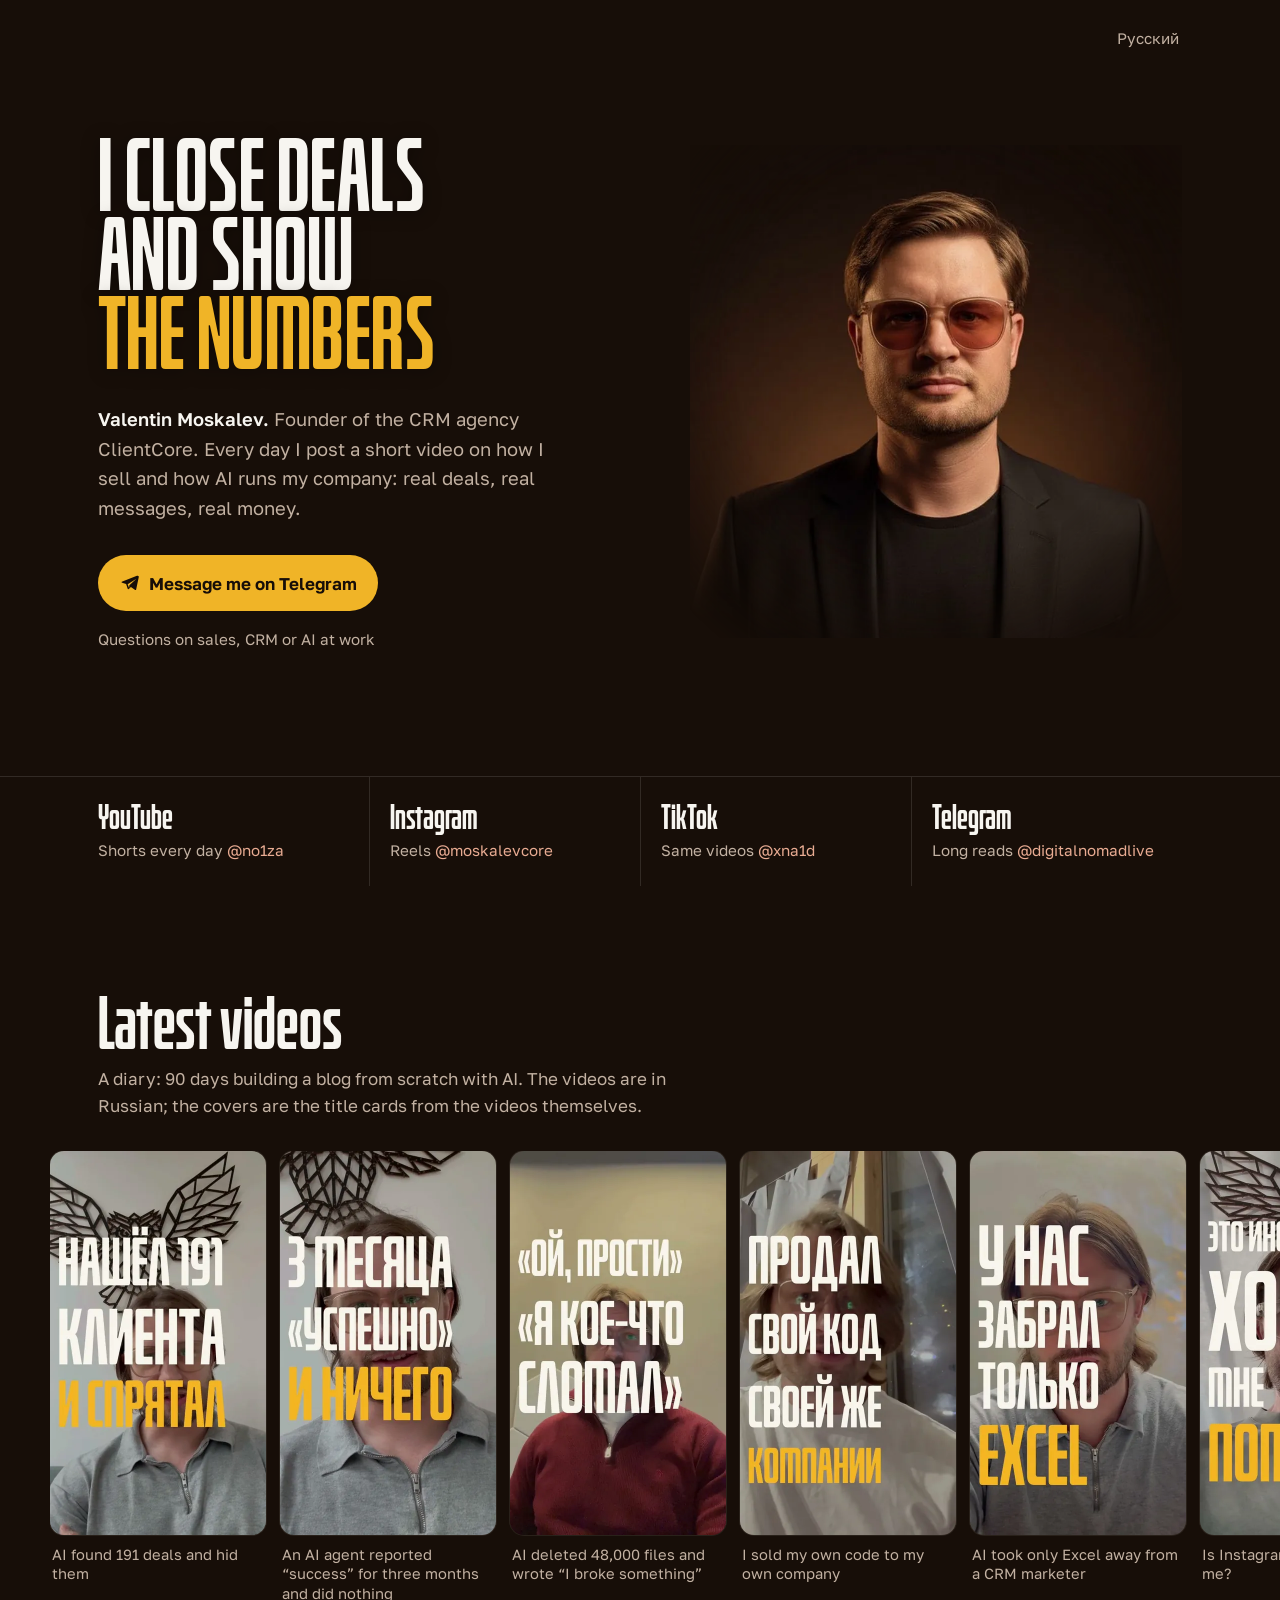
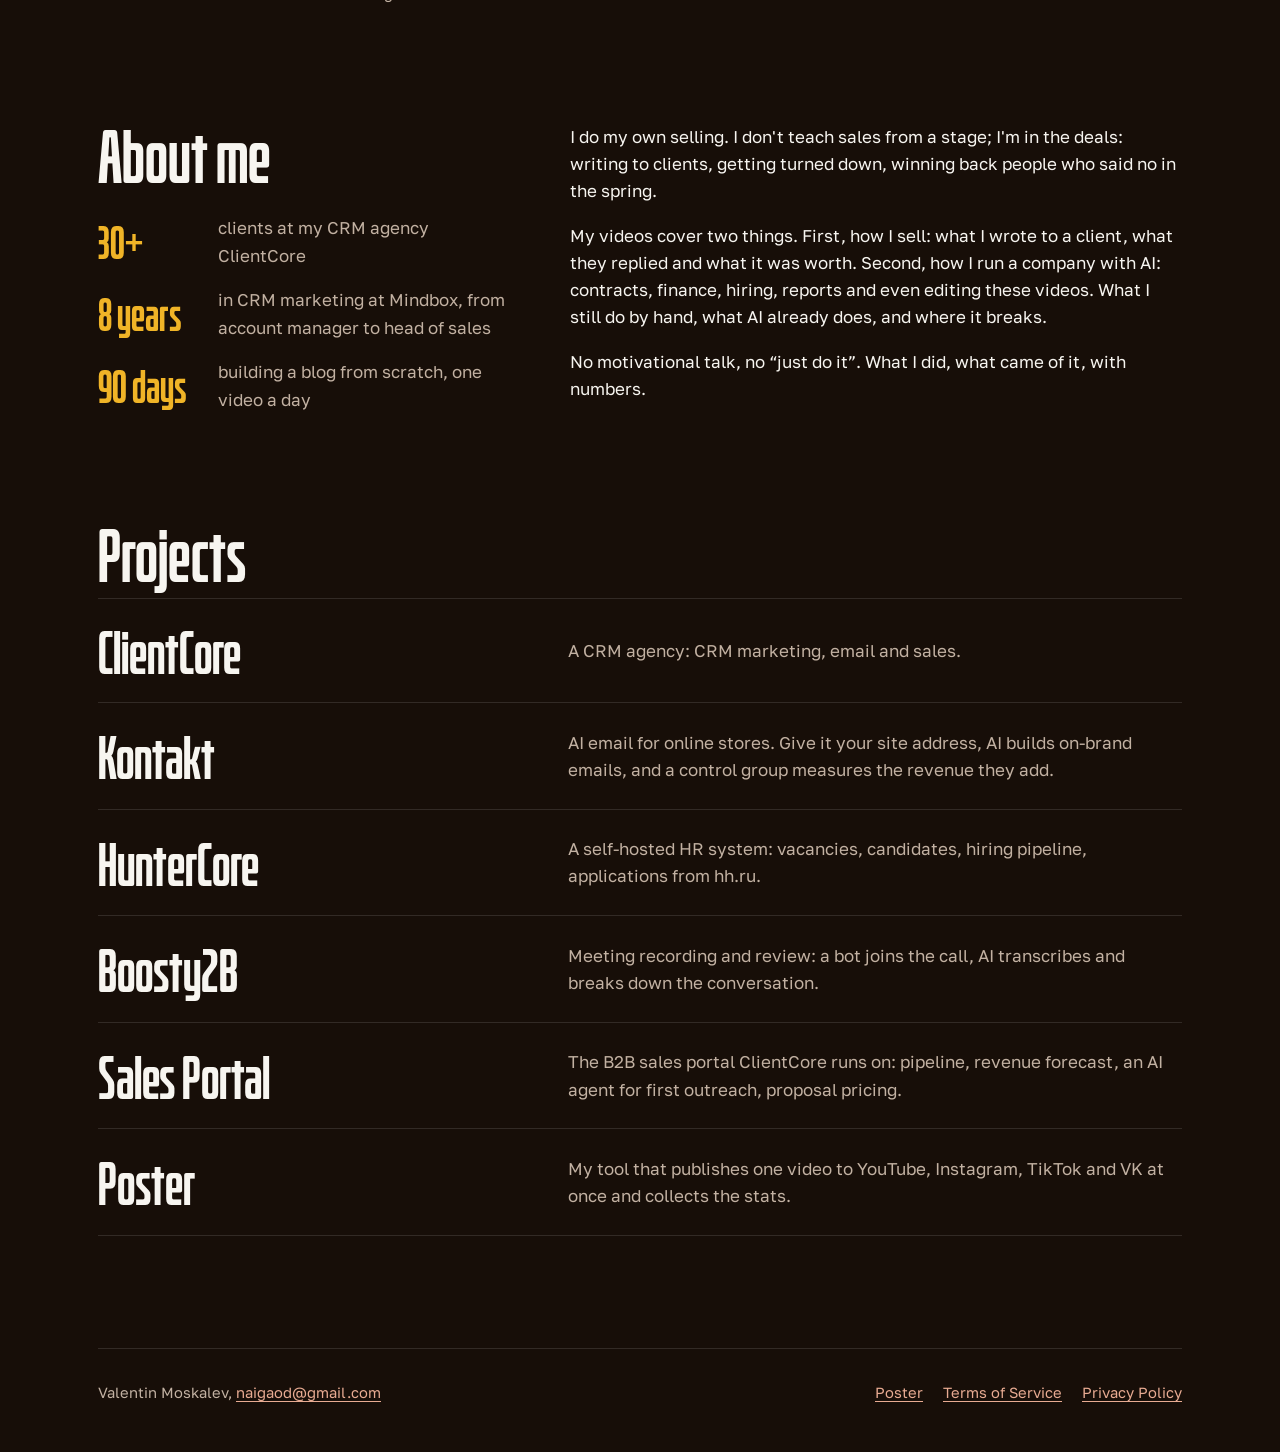
<file: index.html>
<!DOCTYPE html>
<html lang="en">
<head>
<meta charset="utf-8">
<meta name="viewport" content="width=device-width, initial-scale=1">
<title>Valentin Moskalev — sales and AI in business</title>
<meta name="description" content="Valentin Moskalev, founder of the CRM agency ClientCore. A short video every day on sales and AI in business, with real deals and real numbers.">
<meta name="theme-color" content="#170e08">
<link rel="alternate" hreflang="en" href="https://xna1d.com/">
<link rel="alternate" hreflang="ru" href="https://xna1d.ru/">
<link rel="canonical" href="https://xna1d.com/">
<meta property="og:type" content="profile">
<meta property="og:title" content="Valentin Moskalev — sales and AI in business">
<meta property="og:description" content="I close deals and show the numbers. Videos, writing and contacts.">
<meta property="og:image" content="https://xna1d.com/assets/img/valentin-800.jpg">
<meta property="og:url" content="https://xna1d.com/">
<link rel="icon" href="/assets/img/valentin-480.webp" type="image/webp">
<link rel="preload" href="/assets/fonts/bitcrusher-cd-bold.woff2" as="font" type="font/woff2" crossorigin>
<link rel="stylesheet" href="/assets/site.css">
</head>
<body>
<div class="wrap">
  <nav class="top" aria-label="Language"><a href="https://xna1d.ru/" hreflang="ru" lang="ru">Русский</a></nav>

  <header class="hero">
    <div>
      <h1 class="title" aria-label="I close deals and show the numbers">
        <span class="line" aria-hidden="true"><span class="w" style="--i:0">I&nbsp;CLOSE</span> <span class="w" style="--i:1">DEALS</span></span>
        <span class="line" aria-hidden="true"><span class="w" style="--i:2">AND&nbsp;SHOW</span></span>
        <span class="line punch" aria-hidden="true"><span class="w" style="--i:3">THE&nbsp;NUMBERS</span></span>
      </h1>
      <p class="intro"><strong>Valentin Moskalev.</strong> Founder of the CRM agency ClientCore. Every day I post a short video on how I sell and how AI runs my company: real deals, real messages, real money.</p>
      <div class="actions">
        <a class="cta" href="https://t.me/clientcore">
          <svg viewBox="0 0 24 24" fill="currentColor" aria-hidden="true"><path d="M21.6 3.2 2.9 10.4c-1.3.5-1.3 1.3-.2 1.6l4.8 1.5 1.8 5.6c.2.6.4.8.9.8.4 0 .6-.2.9-.5l2.3-2.2 4.8 3.5c.9.5 1.5.2 1.7-.8l3.1-14.7c.3-1.3-.5-1.9-1.4-1.5ZM9.4 13.8l9.3-5.9c.4-.3.8-.1.5.2l-7.7 7-.3 3.3-1.8-4.6Z"/></svg>
          Message me on Telegram
        </a>
        <span class="note">Questions on sales, CRM or AI at work</span>
      </div>
    </div>
    <div class="portrait">
      <img src="/assets/img/valentin-800.webp" srcset="/assets/img/valentin-480.webp 480w, /assets/img/valentin-800.webp 800w" sizes="(max-width: 860px) 78vw, 560px" width="800" height="800" alt="Valentin Moskalev in a black jacket and rose-tinted glasses">
    </div>
  </header>
</div>

<nav class="channels" aria-label="Social media">
  <ul class="wrap">
    <li><a href="https://www.youtube.com/@no1za"><span class="name">YouTube</span><span class="what">Shorts every day <span class="handle">@no1za</span></span></a></li>
    <li><a href="https://www.instagram.com/moskalevcore/"><span class="name">Instagram</span><span class="what">Reels <span class="handle">@moskalevcore</span></span></a></li>
    <li><a href="https://www.tiktok.com/@xna1d"><span class="name">TikTok</span><span class="what">Same videos <span class="handle">@xna1d</span></span></a></li>
    <li><a href="https://t.me/digitalnomadlive"><span class="name">Telegram</span><span class="what">Long reads <span class="handle">@digitalnomadlive</span></span></a></li>
  </ul>
</nav>

<main class="wrap">
  <section aria-labelledby="reels-title">
    <h2 class="section-title" id="reels-title">Latest videos</h2>
    <p class="lead">A diary: 90 days building a blog from scratch with AI. The videos are in Russian; the covers are the title cards from the videos themselves.</p>
    <div class="reels">
      <a class="reel" href="https://www.youtube.com/shorts/C-cGyorDgzQ"><figure><div class="frame"><img src="/assets/img/reel-day21.webp" width="432" height="768" loading="lazy" alt=""></div><figcaption>AI found 191 deals and hid them</figcaption></figure></a>
      <a class="reel" href="https://www.youtube.com/shorts/Sv69OefXz-4"><figure><div class="frame"><img src="/assets/img/reel-day20.webp" width="432" height="768" loading="lazy" alt=""></div><figcaption>An AI agent reported “success” for three months and did nothing</figcaption></figure></a>
      <a class="reel" href="https://www.youtube.com/shorts/4Bt4l-drmgM"><figure><div class="frame"><img src="/assets/img/reel-day23.webp" width="432" height="768" loading="lazy" alt=""></div><figcaption>AI deleted 48,000 files and wrote “I broke something”</figcaption></figure></a>
      <a class="reel" href="https://www.youtube.com/shorts/FXkvskz3cwM"><figure><div class="frame"><img src="/assets/img/reel-day24.webp" width="432" height="768" loading="lazy" alt=""></div><figcaption>I sold my own code to my own company</figcaption></figure></a>
      <a class="reel" href="https://www.youtube.com/shorts/j4rrpFTLzq0"><figure><div class="frame"><img src="/assets/img/reel-day19.webp" width="432" height="768" loading="lazy" alt=""></div><figcaption>AI took only Excel away from a CRM marketer</figcaption></figure></a>
      <a class="reel" href="https://www.youtube.com/shorts/EKF3MJOATpU"><figure><div class="frame"><img src="/assets/img/reel-day16.webp" width="432" height="768" loading="lazy" alt=""></div><figcaption>Is Instagram trying to help me?</figcaption></figure></a>
      <a class="reel" href="https://www.youtube.com/shorts/T2YVy1a4_mc"><figure><div class="frame"><img src="/assets/img/reel-day22.webp" width="432" height="768" loading="lazy" alt=""></div><figcaption>Edited a video in one minute</figcaption></figure></a>
      <a class="reel" href="https://www.youtube.com/shorts/smy6VIB6TlQ"><figure><div class="frame"><img src="/assets/img/reel-day18.webp" width="432" height="768" loading="lazy" alt=""></div><figcaption>Three things to do the day a new model ships</figcaption></figure></a>
    </div>
  </section>

  <section class="about" aria-labelledby="about-title">
    <div>
      <h2 class="section-title" id="about-title">About me</h2>
      <ul class="facts">
        <li><b>30+</b><span>clients at my CRM agency ClientCore</span></li>
        <li><b>8 years</b><span>in CRM marketing at Mindbox, from account manager to head of sales</span></li>
        <li><b>90 days</b><span>building a blog from scratch, one video a day</span></li>
      </ul>
    </div>
    <div>
      <p>I do my own selling. I don't teach sales from a stage; I'm in the deals: writing to clients, getting turned down, winning back people who said no in the spring.</p>
      <p>My videos cover two things. First, how I sell: what I wrote to a client, what they replied and what it was worth. Second, how I run a company with AI: contracts, finance, hiring, reports and even editing these videos. What I still do by hand, what AI already does, and where it breaks.</p>
      <p>No motivational talk, no “just do it”. What I did, what came of it, with numbers.</p>
    </div>
  </section>

  <section aria-labelledby="projects-title">
    <h2 class="section-title" id="projects-title">Projects</h2>
    <ul class="projects">
      <li><a href="https://clientcore.ru/"><span class="pname">ClientCore</span><span class="pdesc">A CRM agency: CRM marketing, email and sales.</span></a></li>
      <li><a href="https://contactcore.ru/"><span class="pname">Kontakt</span><span class="pdesc">AI email for online stores. Give it your site address, AI builds on-brand emails, and a control group measures the revenue they add.</span></a></li>
      <li><a href="https://huntercore.ru/"><span class="pname">HunterCore</span><span class="pdesc">A self-hosted HR system: vacancies, candidates, hiring pipeline, applications from hh.ru.</span></a></li>
      <li><a href="https://meets.clientcore.ru/"><span class="pname">Boosty2B</span><span class="pdesc">Meeting recording and review: a bot joins the call, AI transcribes and breaks down the conversation.</span></a></li>
      <li><div class="row"><span class="pname">Sales Portal</span><span class="pdesc">The B2B sales portal ClientCore runs on: pipeline, revenue forecast, an AI agent for first outreach, proposal pricing.</span></div></li>
      <li><a href="/poster.html"><span class="pname">Poster</span><span class="pdesc">My tool that publishes one video to YouTube, Instagram, TikTok and VK at once and collects the stats.</span></a></li>
    </ul>
  </section>

  <footer>
    <span>Valentin Moskalev, <a href="mailto:naigaod@gmail.com">naigaod@gmail.com</a></span>
    <nav aria-label="Poster documents">
      <a href="/poster.html">Poster</a>
      <a href="/terms.html">Terms of Service</a>
      <a href="/privacy.html">Privacy Policy</a>
    </nav>
  </footer>
</main>
</body>
</html>
</file>
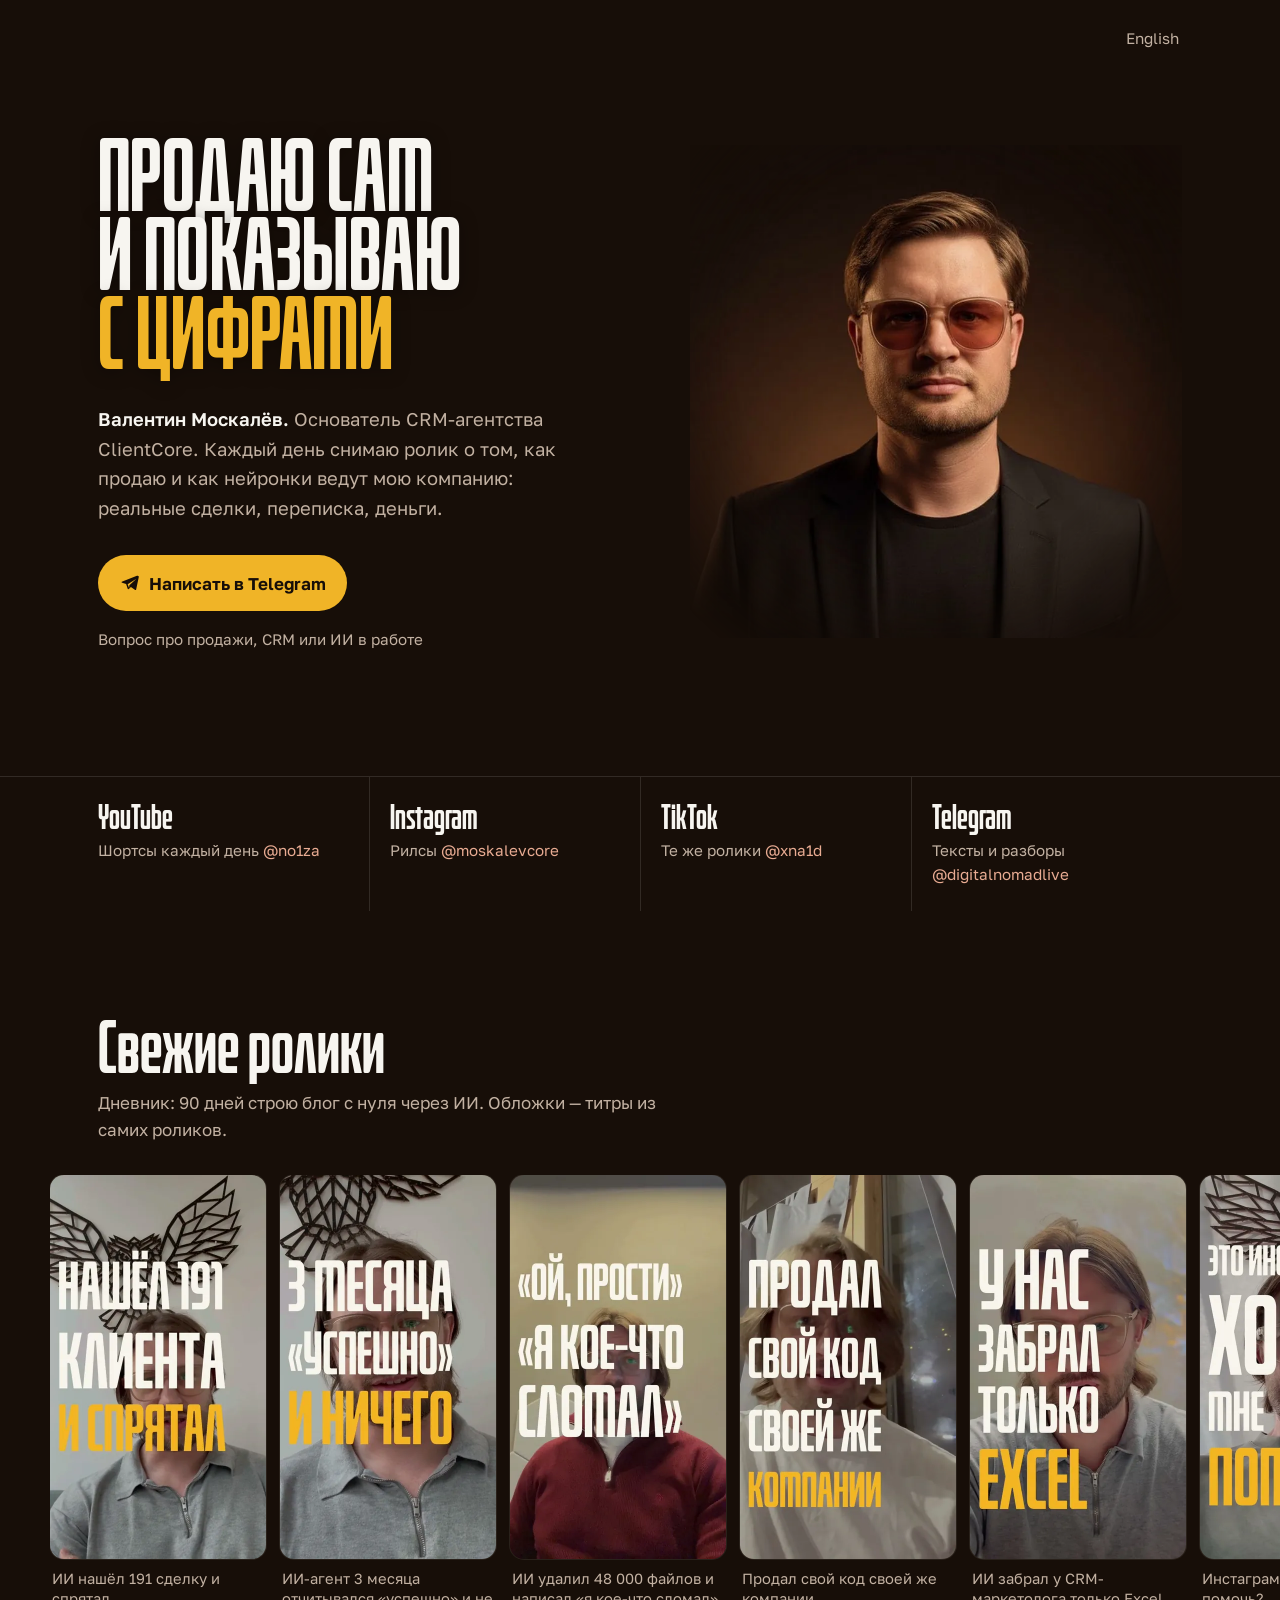
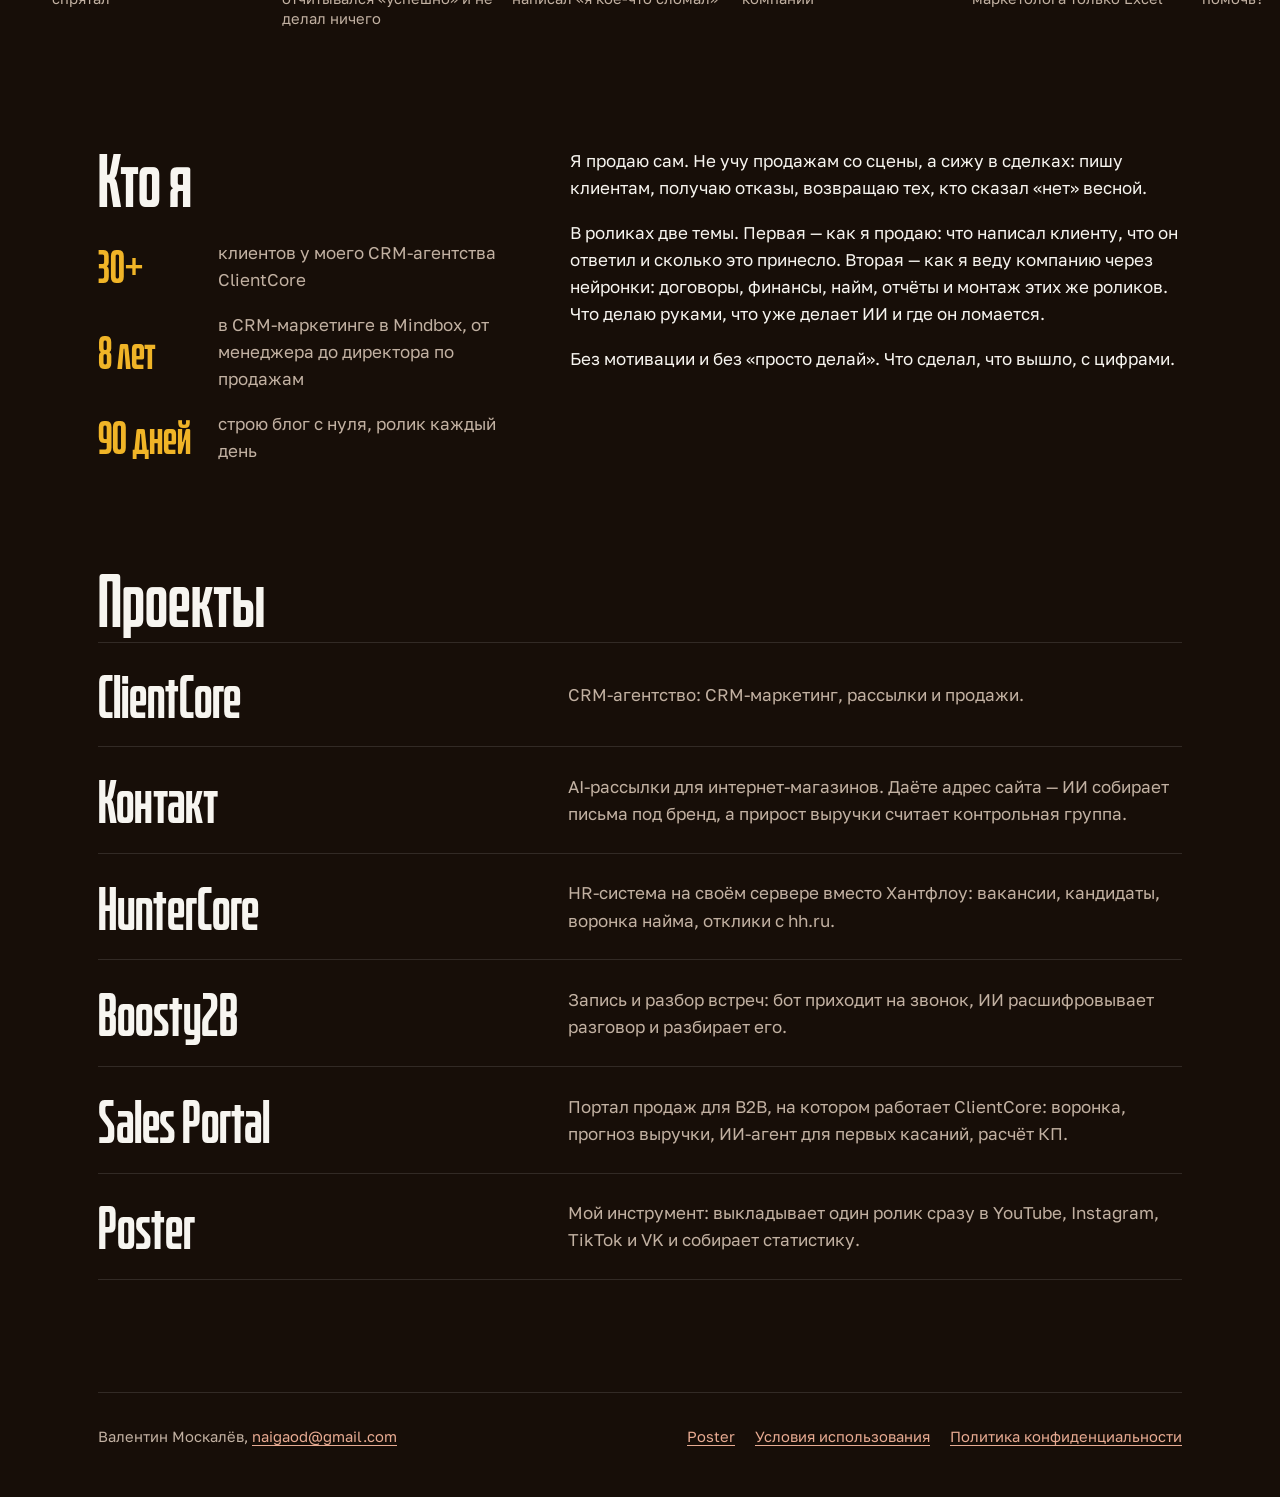
<file: ru/index.html>
<!DOCTYPE html>
<html lang="ru">
<head>
<meta charset="utf-8">
<meta name="viewport" content="width=device-width, initial-scale=1">
<title>Валентин Москалёв — продажи и ИИ в бизнесе</title>
<meta name="description" content="Валентин Москалёв: основатель CRM-агентства ClientCore. Каждый день снимаю короткие ролики про продажи и ИИ в бизнесе — с реальными сделками и цифрами.">
<meta name="theme-color" content="#170e08">
<link rel="alternate" hreflang="ru" href="https://xna1d.ru/">
<link rel="alternate" hreflang="en" href="https://xna1d.com/">
<link rel="canonical" href="https://xna1d.ru/">
<meta property="og:type" content="profile">
<meta property="og:title" content="Валентин Москалёв — продажи и ИИ в бизнесе">
<meta property="og:description" content="Продаю сам и показываю — с цифрами. Ролики, тексты и контакты.">
<meta property="og:image" content="https://xna1d.ru/assets/img/valentin-800.jpg">
<meta property="og:url" content="https://xna1d.ru/">
<link rel="icon" href="/assets/img/valentin-480.webp" type="image/webp">
<link rel="preload" href="/assets/fonts/bitcrusher-cd-bold.woff2" as="font" type="font/woff2" crossorigin>
<link rel="stylesheet" href="/assets/site.css">
</head>
<body>
<div class="wrap">
  <nav class="top" aria-label="Язык"><a href="https://xna1d.com/" hreflang="en" lang="en">English</a></nav>

  <header class="hero">
    <div>
      <h1 class="title" aria-label="Продаю сам и показываю с цифрами">
        <span class="line" aria-hidden="true"><span class="w" style="--i:0">ПРОДАЮ</span> <span class="w" style="--i:1">САМ</span></span>
        <span class="line" aria-hidden="true"><span class="w" style="--i:2">И&nbsp;ПОКАЗЫВАЮ</span></span>
        <span class="line punch" aria-hidden="true"><span class="w" style="--i:3">С&nbsp;ЦИФРАМИ</span></span>
      </h1>
      <p class="intro"><strong>Валентин Москалёв.</strong> Основатель CRM-агентства ClientCore. Каждый день снимаю ролик о том, как продаю и как нейронки ведут мою компанию: реальные сделки, переписка, деньги.</p>
      <div class="actions">
        <a class="cta" href="https://t.me/clientcore">
          <svg viewBox="0 0 24 24" fill="currentColor" aria-hidden="true"><path d="M21.6 3.2 2.9 10.4c-1.3.5-1.3 1.3-.2 1.6l4.8 1.5 1.8 5.6c.2.6.4.8.9.8.4 0 .6-.2.9-.5l2.3-2.2 4.8 3.5c.9.5 1.5.2 1.7-.8l3.1-14.7c.3-1.3-.5-1.9-1.4-1.5ZM9.4 13.8l9.3-5.9c.4-.3.8-.1.5.2l-7.7 7-.3 3.3-1.8-4.6Z"/></svg>
          Написать в Telegram
        </a>
        <span class="note">Вопрос про продажи, CRM или ИИ в работе</span>
      </div>
    </div>
    <div class="portrait">
      <img src="/assets/img/valentin-800.webp" srcset="/assets/img/valentin-480.webp 480w, /assets/img/valentin-800.webp 800w" sizes="(max-width: 860px) 78vw, 560px" width="800" height="800" alt="Валентин Москалёв в чёрном пиджаке и очках с розовыми линзами">
    </div>
  </header>
</div>

<nav class="channels" aria-label="Соцсети">
  <ul class="wrap">
    <li><a href="https://www.youtube.com/@no1za"><span class="name">YouTube</span><span class="what">Шортсы каждый день <span class="handle">@no1za</span></span></a></li>
    <li><a href="https://www.instagram.com/moskalevcore/"><span class="name">Instagram</span><span class="what">Рилсы <span class="handle">@moskalevcore</span></span></a></li>
    <li><a href="https://www.tiktok.com/@xna1d"><span class="name">TikTok</span><span class="what">Те же ролики <span class="handle">@xna1d</span></span></a></li>
    <li><a href="https://t.me/digitalnomadlive"><span class="name">Telegram</span><span class="what">Тексты и разборы <span class="handle">@digitalnomadlive</span></span></a></li>
  </ul>
</nav>

<main class="wrap">
  <section aria-labelledby="reels-title">
    <h2 class="section-title" id="reels-title">Свежие ролики</h2>
    <p class="lead">Дневник: 90 дней строю блог с нуля через ИИ. Обложки — титры из самих роликов.</p>
    <div class="reels">
      <a class="reel" href="https://www.youtube.com/shorts/C-cGyorDgzQ"><figure><div class="frame"><img src="/assets/img/reel-day21.webp" width="432" height="768" loading="lazy" alt=""></div><figcaption>ИИ нашёл 191 сделку и спрятал</figcaption></figure></a>
      <a class="reel" href="https://www.youtube.com/shorts/Sv69OefXz-4"><figure><div class="frame"><img src="/assets/img/reel-day20.webp" width="432" height="768" loading="lazy" alt=""></div><figcaption>ИИ-агент 3 месяца отчитывался «успешно» и не делал ничего</figcaption></figure></a>
      <a class="reel" href="https://www.youtube.com/shorts/4Bt4l-drmgM"><figure><div class="frame"><img src="/assets/img/reel-day23.webp" width="432" height="768" loading="lazy" alt=""></div><figcaption>ИИ удалил 48 000 файлов и написал «я кое-что сломал»</figcaption></figure></a>
      <a class="reel" href="https://www.youtube.com/shorts/FXkvskz3cwM"><figure><div class="frame"><img src="/assets/img/reel-day24.webp" width="432" height="768" loading="lazy" alt=""></div><figcaption>Продал свой код своей же компании</figcaption></figure></a>
      <a class="reel" href="https://www.youtube.com/shorts/j4rrpFTLzq0"><figure><div class="frame"><img src="/assets/img/reel-day19.webp" width="432" height="768" loading="lazy" alt=""></div><figcaption>ИИ забрал у CRM-маркетолога только Excel</figcaption></figure></a>
      <a class="reel" href="https://www.youtube.com/shorts/EKF3MJOATpU"><figure><div class="frame"><img src="/assets/img/reel-day16.webp" width="432" height="768" loading="lazy" alt=""></div><figcaption>Инстаграм хочет мне помочь?</figcaption></figure></a>
      <a class="reel" href="https://www.youtube.com/shorts/T2YVy1a4_mc"><figure><div class="frame"><img src="/assets/img/reel-day22.webp" width="432" height="768" loading="lazy" alt=""></div><figcaption>Смонтировал ролик за одну минуту</figcaption></figure></a>
      <a class="reel" href="https://www.youtube.com/shorts/smy6VIB6TlQ"><figure><div class="frame"><img src="/assets/img/reel-day18.webp" width="432" height="768" loading="lazy" alt=""></div><figcaption>Три дела в день релиза новой модели</figcaption></figure></a>
    </div>
  </section>

  <section class="about" aria-labelledby="about-title">
    <div>
      <h2 class="section-title" id="about-title">Кто я</h2>
      <ul class="facts">
        <li><b>30+</b><span>клиентов у моего CRM-агентства ClientCore</span></li>
        <li><b>8 лет</b><span>в CRM-маркетинге в Mindbox, от менеджера до директора по продажам</span></li>
        <li><b>90 дней</b><span>строю блог с нуля, ролик каждый день</span></li>
      </ul>
    </div>
    <div>
      <p>Я продаю сам. Не учу продажам со сцены, а сижу в сделках: пишу клиентам, получаю отказы, возвращаю тех, кто сказал «нет» весной.</p>
      <p>В роликах две темы. Первая — как я продаю: что написал клиенту, что он ответил и сколько это принесло. Вторая — как я веду компанию через нейронки: договоры, финансы, найм, отчёты и монтаж этих же роликов. Что делаю руками, что уже делает ИИ и где он ломается.</p>
      <p>Без мотивации и без «просто делай». Что сделал, что вышло, с цифрами.</p>
    </div>
  </section>

  <section aria-labelledby="projects-title">
    <h2 class="section-title" id="projects-title">Проекты</h2>
    <ul class="projects">
      <li><a href="https://clientcore.ru/"><span class="pname">ClientCore</span><span class="pdesc">CRM-агентство: CRM-маркетинг, рассылки и продажи.</span></a></li>
      <li><a href="https://contactcore.ru/"><span class="pname">Контакт</span><span class="pdesc">AI-рассылки для интернет-магазинов. Даёте адрес сайта — ИИ собирает письма под бренд, а прирост выручки считает контрольная группа.</span></a></li>
      <li><a href="https://huntercore.ru/"><span class="pname">HunterCore</span><span class="pdesc">HR-система на своём сервере вместо Хантфлоу: вакансии, кандидаты, воронка найма, отклики с hh.ru.</span></a></li>
      <li><a href="https://meets.clientcore.ru/"><span class="pname">Boosty2B</span><span class="pdesc">Запись и разбор встреч: бот приходит на звонок, ИИ расшифровывает разговор и разбирает его.</span></a></li>
      <li><div class="row"><span class="pname">Sales Portal</span><span class="pdesc">Портал продаж для B2B, на котором работает ClientCore: воронка, прогноз выручки, ИИ-агент для первых касаний, расчёт КП.</span></div></li>
      <li><a href="/poster.html"><span class="pname">Poster</span><span class="pdesc">Мой инструмент: выкладывает один ролик сразу в YouTube, Instagram, TikTok и VK и собирает статистику.</span></a></li>
    </ul>
  </section>

  <footer>
    <span>Валентин Москалёв, <a href="mailto:naigaod@gmail.com">naigaod@gmail.com</a></span>
    <nav aria-label="Документы Poster">
      <a href="/poster.html">Poster</a>
      <a href="/terms.html">Условия использования</a>
      <a href="/privacy.html">Политика конфиденциальности</a>
    </nav>
  </footer>
</main>
</body>
</html>
</file>
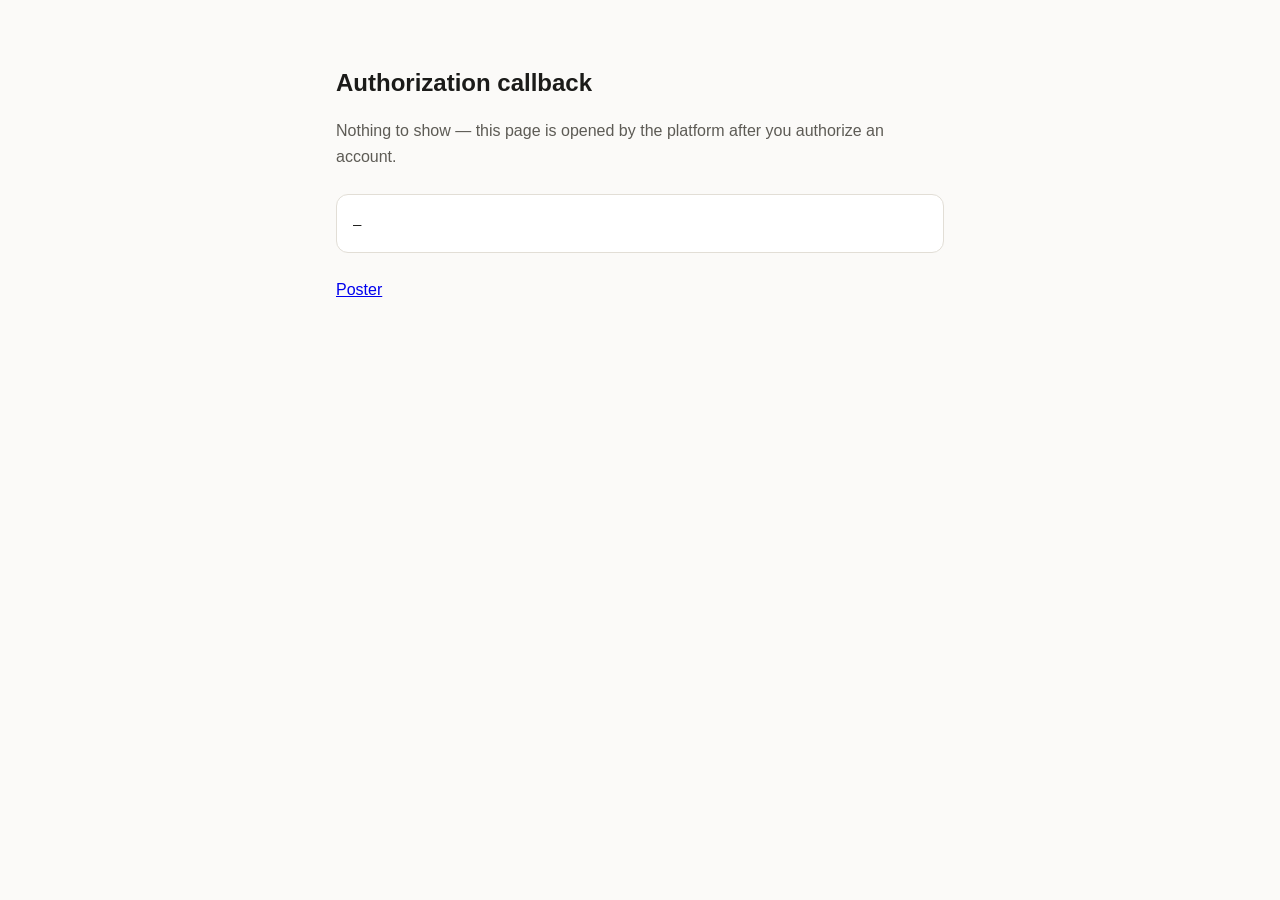
<file: callback.html>
<!DOCTYPE html>
<html lang="en">
<head>
<meta charset="utf-8">
<meta name="viewport" content="width=device-width, initial-scale=1">
<title>Poster — authorization callback</title>
<style>
  :root { --bg:#fbfaf8; --fg:#1b1b19; --muted:#5d5b55; --rule:#e2ded6; --acc:#b3801f; --card:#fff; --err:#b3261e; }
  @media (prefers-color-scheme: dark) { :root:not([data-theme="light"]) { --bg:#12140f; --fg:#eceadf; --muted:#a3a093; --rule:#2c2f26; --acc:#e0b055; --card:#191c15; --err:#f2b8b5; } }
  * { box-sizing:border-box; }
  body { margin:0; background:var(--bg); color:var(--fg); font:16px/1.6 -apple-system,BlinkMacSystemFont,"Segoe UI",Helvetica,Arial,sans-serif; }
  main { max-width:40rem; margin:0 auto; padding:4rem 16px; }
  h1 { font-size:1.5rem; margin:0 0 .5rem; }
  p { color:var(--muted); }
  .box { background:var(--card); border:1px solid var(--rule); border-radius:12px; padding:1rem; margin:1.5rem 0; }
  code { font:14px/1.5 ui-monospace,SFMono-Regular,Menlo,monospace; word-break:break-all; color:var(--fg); }
  button { font:inherit; background:var(--acc); color:#12140f; border:0; border-radius:8px; padding:.55rem 1rem; cursor:pointer; }
  button:focus-visible { outline:2px solid var(--fg); outline-offset:2px; }
  .err { color:var(--err); }
</style>
</head>
<body>
<main>
  <h1 id="title">Authorization callback</h1>
  <p id="hint">Reading the response…</p>
  <div class="box"><code id="value">—</code></div>
  <button id="copy" hidden>Copy</button>
  <p><a href="./">Poster</a></p>
</main>
<script>
  // Страница ничего не отправляет на сервер: код авторизации только показывается,
  // чтобы его перенести в локальный скрипт. Обмен кода на токен идёт с машины
  // владельца, где лежит client_secret — сюда секрет не попадает никогда.
  const q = new URLSearchParams(location.search);
  const title = document.getElementById('title');
  const hint = document.getElementById('hint');
  const value = document.getElementById('value');
  const copy = document.getElementById('copy');
  const err = q.get('error') || q.get('error_description');
  if (err) {
    title.textContent = 'Authorization was refused';
    title.className = 'err';
    hint.textContent = 'The platform returned an error:';
    value.textContent = err;
  } else if (q.get('code')) {
    title.textContent = 'Authorized';
    hint.textContent = 'Copy this whole address and paste it into the waiting terminal:';
    value.textContent = location.href;
    copy.hidden = false;
    copy.onclick = async () => {
      try { await navigator.clipboard.writeText(location.href); copy.textContent = 'Copied'; }
      catch { copy.textContent = 'Select the text above and copy it'; }
    };
  } else {
    hint.textContent = 'Nothing to show — this page is opened by the platform after you authorize an account.';
    value.textContent = '—';
  }
</script>
</body>
</html>
</file>
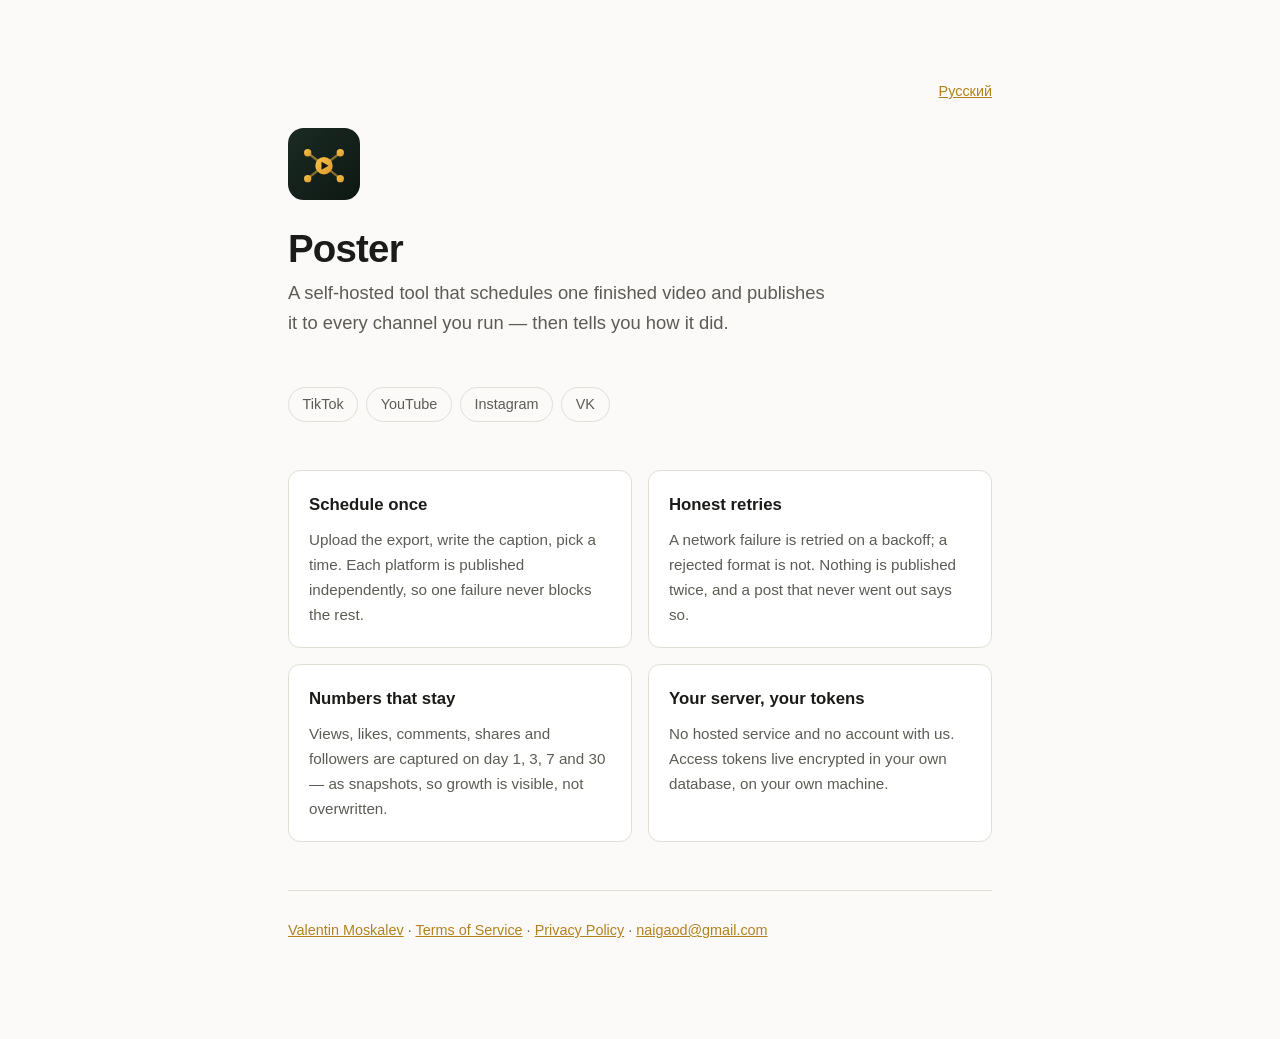
<file: poster.html>
<!DOCTYPE html>
<html lang="en">
<head>
<meta charset="utf-8">
<meta name="viewport" content="width=device-width, initial-scale=1">
<title>Poster — Valentin Moskalev</title>
<meta name="description" content="Self-hosted scheduling and publishing for short-form video across TikTok, YouTube, Instagram and VK.">
<link rel="alternate" hreflang="en" href="https://xna1d.com/poster.html">
<link rel="alternate" hreflang="ru" href="https://xna1d.ru/poster.html">
<style>
  :root { --bg:#fbfaf8; --fg:#1b1b19; --muted:#5d5b55; --rule:#e2ded6; --acc:#b3801f; --card:#fff; }
  @media (prefers-color-scheme: dark) { :root:not([data-theme="light"]) { --bg:#12140f; --fg:#eceadf; --muted:#a3a093; --rule:#2c2f26; --acc:#e0b055; --card:#191c15; } }
  * { box-sizing: border-box; }
  body { margin:0; background:var(--bg); color:var(--fg); font:16px/1.65 -apple-system,BlinkMacSystemFont,"Segoe UI",Helvetica,Arial,sans-serif; }
  main { max-width: 46rem; margin:0 auto; padding: 5rem 16px 6rem; }
  .logo { width:72px; height:72px; margin-bottom:1.75rem; display:block; }
  h1 { font-size:2.4rem; line-height:1.1; margin:0 0 .5rem; letter-spacing:-.02em; }
  .lede { font-size:1.15rem; color:var(--muted); margin:0 0 3rem; max-width:34rem; }
  h2 { font-size:1.05rem; margin:0 0 .5rem; }
  .grid { display:grid; grid-template-columns:repeat(auto-fit,minmax(15rem,1fr)); gap:1rem; margin-bottom:3rem; }
  .card { background:var(--card); border:1px solid var(--rule); border-radius:12px; padding:1.25rem; }
  .card p { margin:0; color:var(--muted); font-size:.95rem; }
  .plats { display:flex; flex-wrap:wrap; gap:.5rem; margin-bottom:3rem; }
  .plats span { border:1px solid var(--rule); border-radius:999px; padding:.3rem .85rem; font-size:.9rem; color:var(--muted); }
  footer { padding-top:1.75rem; border-top:1px solid var(--rule); color:var(--muted); font-size:.9rem; }
  a { color:var(--acc); }
  .lang { text-align:right; font-size:.9rem; margin:0 0 1.5rem; }
</style>
</head>
<body>
<main>
  <nav class="lang"><a href="https://xna1d.ru/poster.html" hreflang="ru" lang="ru">Русский</a></nav>
  <svg class="logo" viewBox="0 0 512 512" xmlns="http://www.w3.org/2000/svg" aria-hidden="true">
    <defs>
      <linearGradient id="bg" x1="0" y1="0" x2="1" y2="1"><stop offset="0" stop-color="#1b2b24"/><stop offset="1" stop-color="#0e1713"/></linearGradient>
      <linearGradient id="acc" x1="0" y1="0" x2="1" y2="1"><stop offset="0" stop-color="#f5c24a"/><stop offset="1" stop-color="#e09a2c"/></linearGradient>
    </defs>
    <rect width="512" height="512" rx="112" fill="url(#bg)"/>
    <g stroke="url(#acc)" stroke-width="16" stroke-linecap="round" fill="none" opacity="0.55">
      <path d="M256 268 L140 176"/><path d="M256 268 L372 176"/><path d="M256 268 L140 360"/><path d="M256 268 L372 360"/>
    </g>
    <g fill="url(#acc)"><circle cx="140" cy="176" r="26"/><circle cx="372" cy="176" r="26"/><circle cx="140" cy="360" r="26"/><circle cx="372" cy="360" r="26"/></g>
    <circle cx="256" cy="268" r="62" fill="url(#acc)"/>
    <path d="M238 240 L288 268 L238 296 Z" fill="#0e1713"/>
  </svg>

  <h1>Poster</h1>
  <p class="lede">A self-hosted tool that schedules one finished video and publishes it to every channel you run — then tells you how it did.</p>

  <div class="plats"><span>TikTok</span><span>YouTube</span><span>Instagram</span><span>VK</span></div>

  <div class="grid">
    <div class="card">
      <h2>Schedule once</h2>
      <p>Upload the export, write the caption, pick a time. Each platform is published independently, so one failure never blocks the rest.</p>
    </div>
    <div class="card">
      <h2>Honest retries</h2>
      <p>A network failure is retried on a backoff; a rejected format is not. Nothing is published twice, and a post that never went out says so.</p>
    </div>
    <div class="card">
      <h2>Numbers that stay</h2>
      <p>Views, likes, comments, shares and followers are captured on day 1, 3, 7 and 30 — as snapshots, so growth is visible, not overwritten.</p>
    </div>
    <div class="card">
      <h2>Your server, your tokens</h2>
      <p>No hosted service and no account with us. Access tokens live encrypted in your own database, on your own machine.</p>
    </div>
  </div>

  <footer>
    <a href="./">Valentin Moskalev</a> · <a href="terms.html">Terms of Service</a> · <a href="privacy.html">Privacy Policy</a> · <a href="mailto:naigaod@gmail.com">naigaod@gmail.com</a>
  </footer>
</main>
</body>
</html>
</file>
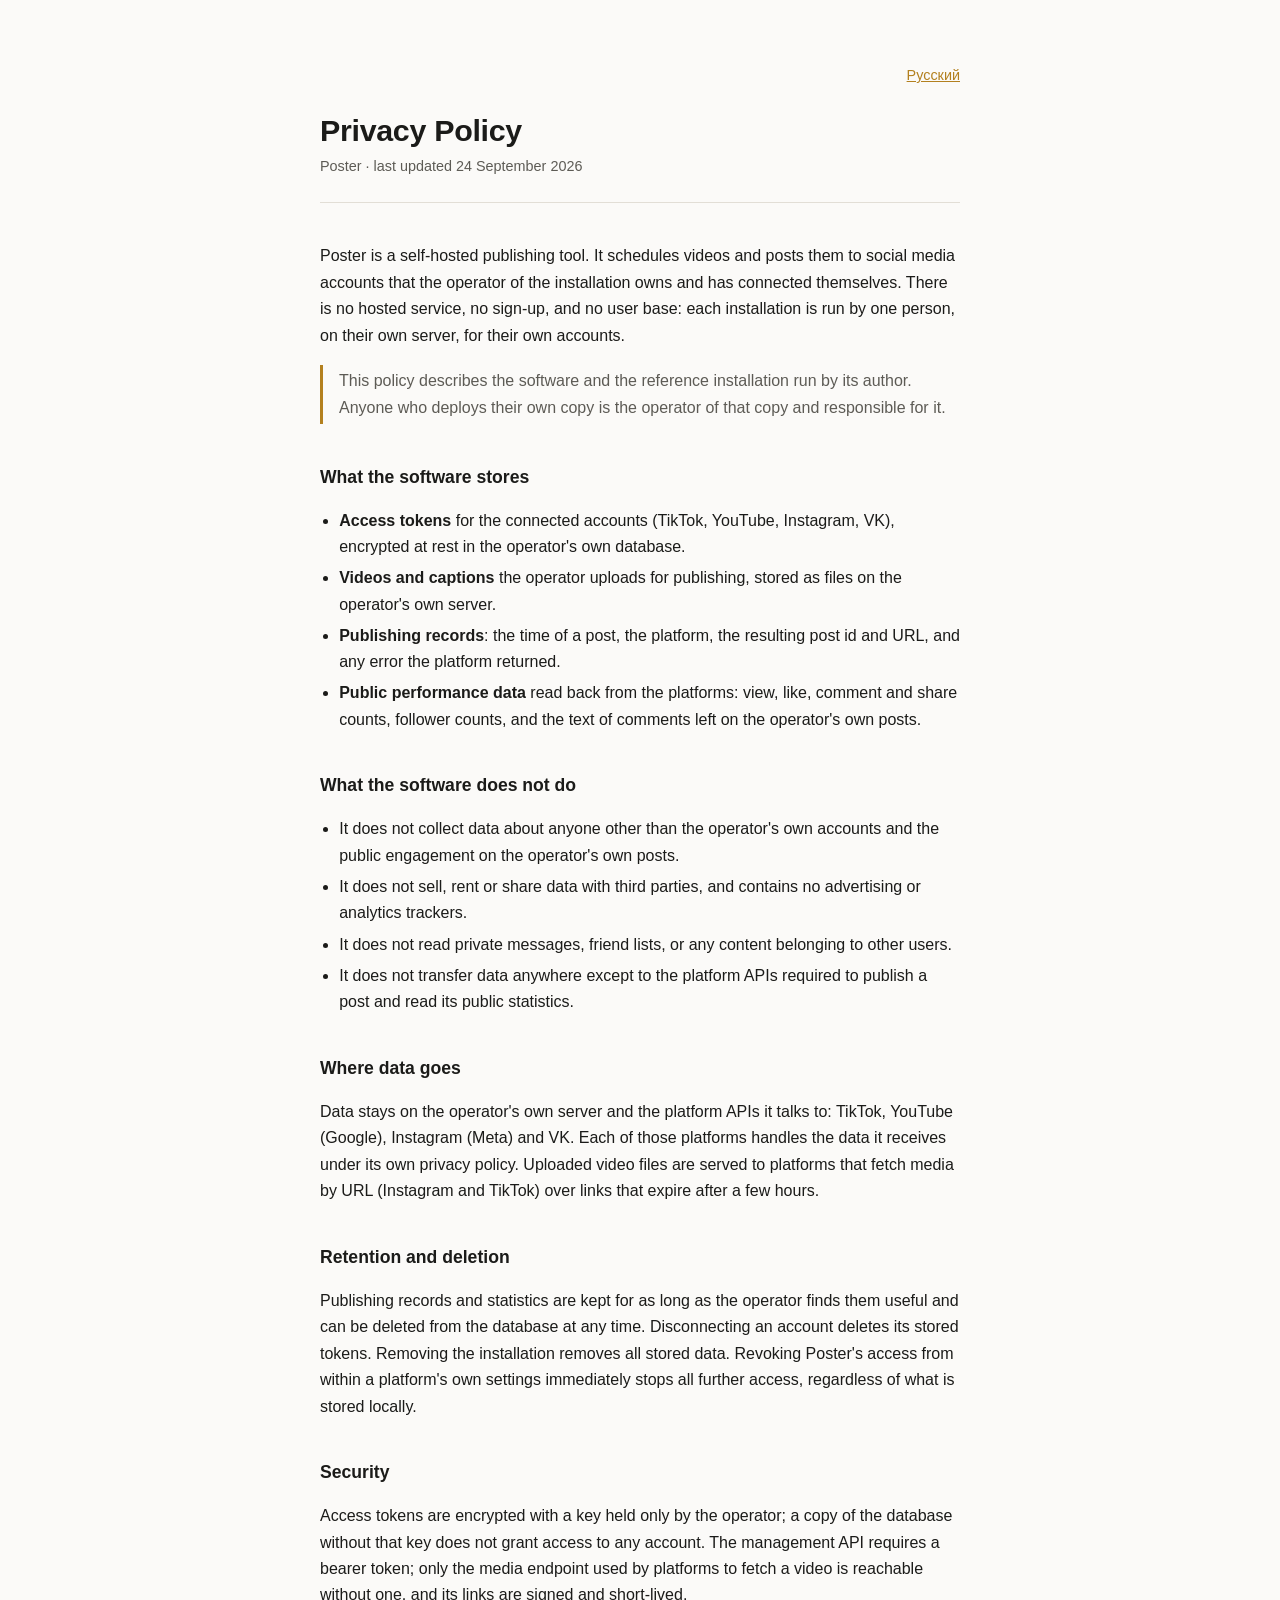
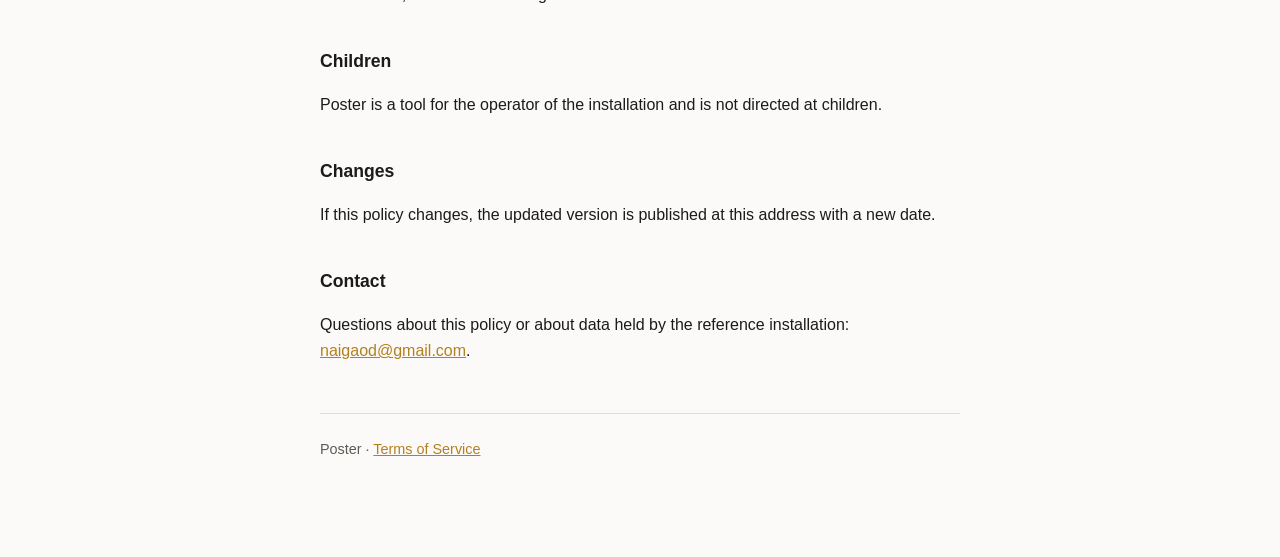
<file: privacy.html>
<!DOCTYPE html>
<html lang="en">
<head>
<meta charset="utf-8">
<meta name="viewport" content="width=device-width, initial-scale=1">
<title>Poster — Privacy Policy</title>
<link rel="alternate" hreflang="en" href="https://xna1d.com/privacy.html">
<link rel="alternate" hreflang="ru" href="https://xna1d.ru/privacy.html">
<style>
  :root { --bg:#fbfaf8; --fg:#1b1b19; --muted:#5d5b55; --rule:#e2ded6; --acc:#b3801f; }
  @media (prefers-color-scheme: dark) { :root:not([data-theme="light"]) { --bg:#12140f; --fg:#eceadf; --muted:#a3a093; --rule:#2c2f26; --acc:#e0b055; } }
  * { box-sizing: border-box; }
  body { margin:0; background:var(--bg); color:var(--fg); font:16px/1.65 -apple-system,BlinkMacSystemFont,"Segoe UI",Helvetica,Arial,sans-serif; }
  main { max-width: 42rem; margin:0 auto; padding: 4rem 16px 6rem; }
  h1 { font-size: 1.9rem; line-height:1.2; margin:0 0 .4rem; letter-spacing:-.01em; }
  .meta { color:var(--muted); font-size:.9rem; margin:0 0 2.5rem; padding-bottom:1.5rem; border-bottom:1px solid var(--rule); }
  h2 { font-size:1.1rem; margin:2.4rem 0 .6rem; }
  p, li { color:var(--fg); }
  ul { padding-left:1.2rem; }
  li { margin:.3rem 0; }
  a { color:var(--acc); }
  .note { border-left:3px solid var(--acc); padding:.2rem 0 .2rem 1rem; color:var(--muted); }
  footer { margin-top:3rem; padding-top:1.5rem; border-top:1px solid var(--rule); color:var(--muted); font-size:.9rem; }
  .lang { text-align:right; font-size:.9rem; margin:0 0 1.5rem; }
</style>
</head>
<body>
<main>
  <nav class="lang"><a href="https://xna1d.ru/privacy.html" hreflang="ru" lang="ru">Русский</a></nav>
  <h1>Privacy Policy</h1>
  <p class="meta">Poster · last updated 24 September 2026</p>

  <p>Poster is a self-hosted publishing tool. It schedules videos and posts them to social media accounts that the operator of the installation owns and has connected themselves. There is no hosted service, no sign-up, and no user base: each installation is run by one person, on their own server, for their own accounts.</p>

  <p class="note">This policy describes the software and the reference installation run by its author. Anyone who deploys their own copy is the operator of that copy and responsible for it.</p>

  <h2>What the software stores</h2>
  <ul>
    <li><strong>Access tokens</strong> for the connected accounts (TikTok, YouTube, Instagram, VK), encrypted at rest in the operator's own database.</li>
    <li><strong>Videos and captions</strong> the operator uploads for publishing, stored as files on the operator's own server.</li>
    <li><strong>Publishing records</strong>: the time of a post, the platform, the resulting post id and URL, and any error the platform returned.</li>
    <li><strong>Public performance data</strong> read back from the platforms: view, like, comment and share counts, follower counts, and the text of comments left on the operator's own posts.</li>
  </ul>

  <h2>What the software does not do</h2>
  <ul>
    <li>It does not collect data about anyone other than the operator's own accounts and the public engagement on the operator's own posts.</li>
    <li>It does not sell, rent or share data with third parties, and contains no advertising or analytics trackers.</li>
    <li>It does not read private messages, friend lists, or any content belonging to other users.</li>
    <li>It does not transfer data anywhere except to the platform APIs required to publish a post and read its public statistics.</li>
  </ul>

  <h2>Where data goes</h2>
  <p>Data stays on the operator's own server and the platform APIs it talks to: TikTok, YouTube (Google), Instagram (Meta) and VK. Each of those platforms handles the data it receives under its own privacy policy. Uploaded video files are served to platforms that fetch media by URL (Instagram and TikTok) over links that expire after a few hours.</p>

  <h2>Retention and deletion</h2>
  <p>Publishing records and statistics are kept for as long as the operator finds them useful and can be deleted from the database at any time. Disconnecting an account deletes its stored tokens. Removing the installation removes all stored data. Revoking Poster's access from within a platform's own settings immediately stops all further access, regardless of what is stored locally.</p>

  <h2>Security</h2>
  <p>Access tokens are encrypted with a key held only by the operator; a copy of the database without that key does not grant access to any account. The management API requires a bearer token; only the media endpoint used by platforms to fetch a video is reachable without one, and its links are signed and short-lived.</p>

  <h2>Children</h2>
  <p>Poster is a tool for the operator of the installation and is not directed at children.</p>

  <h2>Changes</h2>
  <p>If this policy changes, the updated version is published at this address with a new date.</p>

  <h2>Contact</h2>
  <p>Questions about this policy or about data held by the reference installation: <a href="mailto:naigaod@gmail.com">naigaod@gmail.com</a>.</p>

  <footer>Poster · <a href="terms.html">Terms of Service</a></footer>
</main>
</body>
</html>
</file>
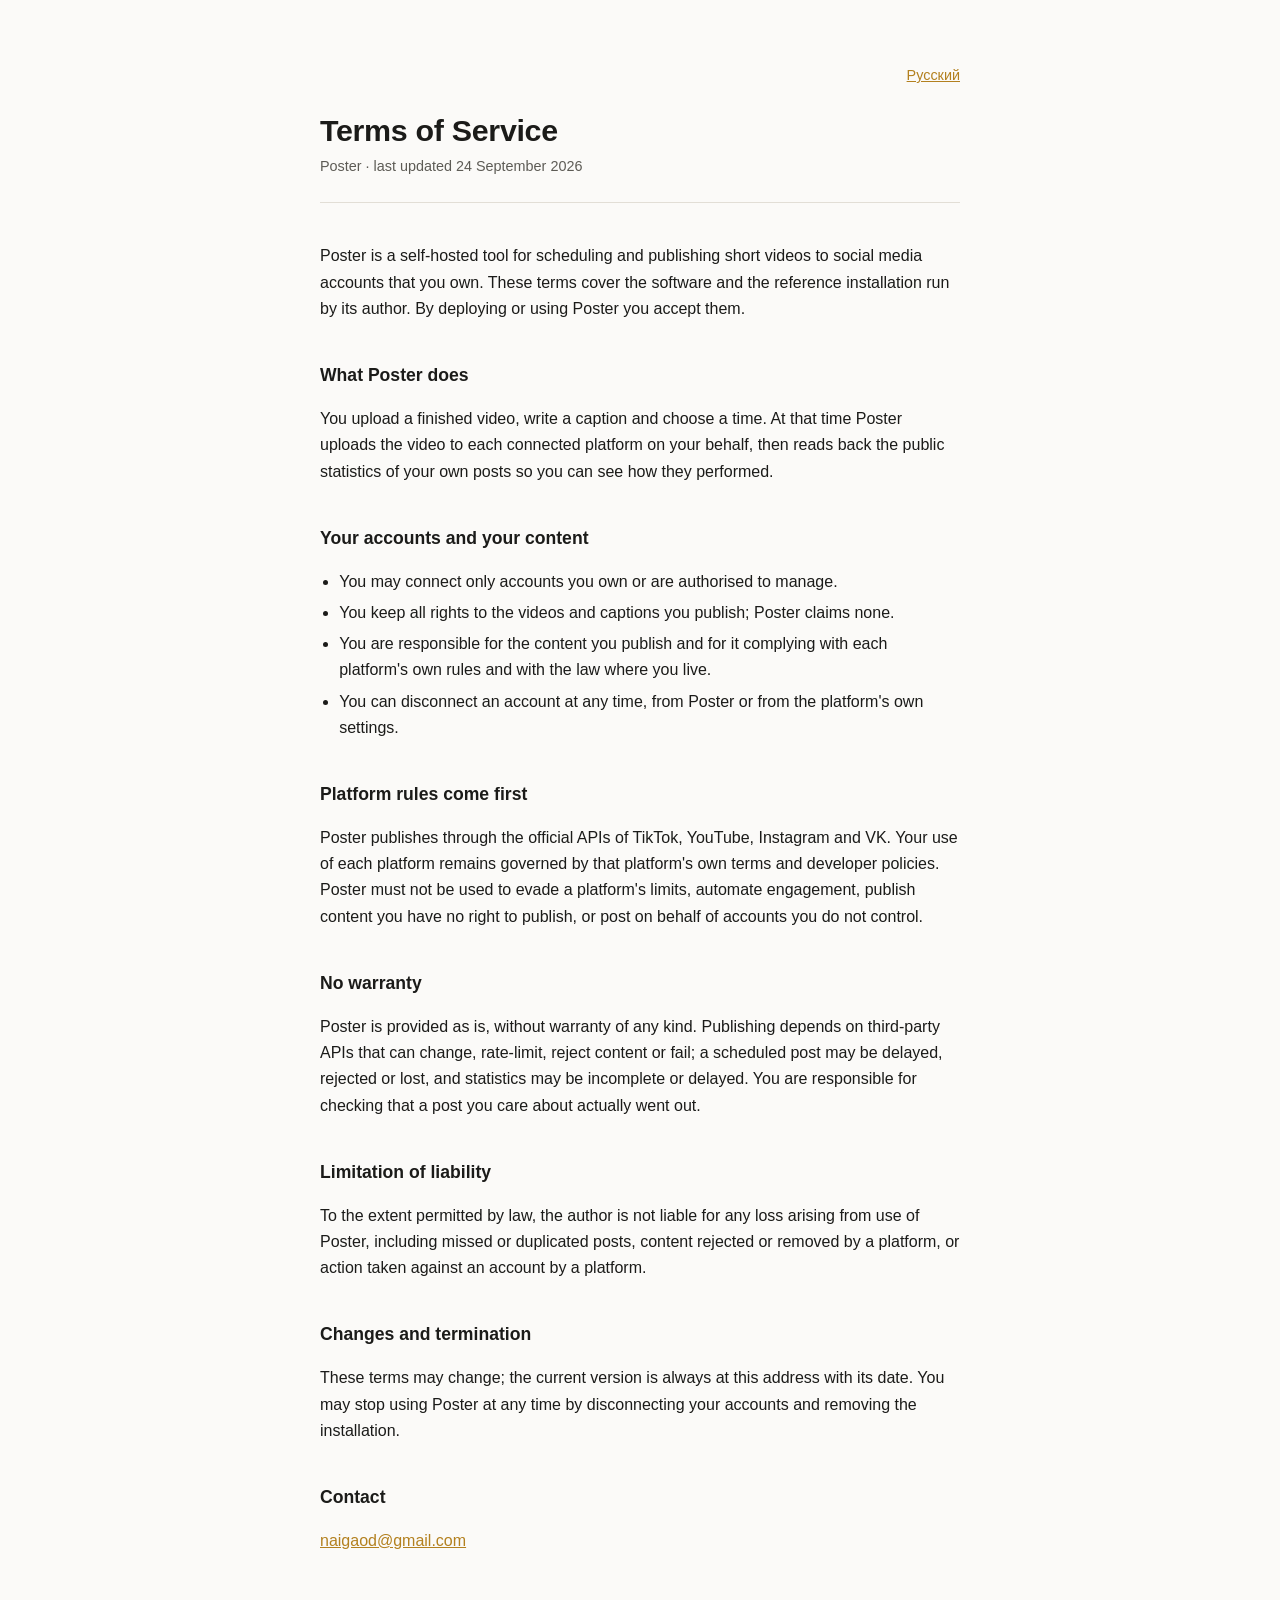
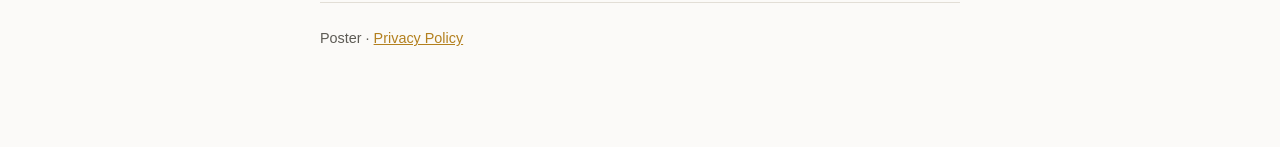
<file: terms.html>
<!DOCTYPE html>
<html lang="en">
<head>
<meta charset="utf-8">
<meta name="viewport" content="width=device-width, initial-scale=1">
<title>Poster — Terms of Service</title>
<link rel="alternate" hreflang="en" href="https://xna1d.com/terms.html">
<link rel="alternate" hreflang="ru" href="https://xna1d.ru/terms.html">
<style>
  :root { --bg:#fbfaf8; --fg:#1b1b19; --muted:#5d5b55; --rule:#e2ded6; --acc:#b3801f; }
  @media (prefers-color-scheme: dark) { :root:not([data-theme="light"]) { --bg:#12140f; --fg:#eceadf; --muted:#a3a093; --rule:#2c2f26; --acc:#e0b055; } }
  * { box-sizing: border-box; }
  body { margin:0; background:var(--bg); color:var(--fg); font:16px/1.65 -apple-system,BlinkMacSystemFont,"Segoe UI",Helvetica,Arial,sans-serif; }
  main { max-width: 42rem; margin:0 auto; padding: 4rem 16px 6rem; }
  h1 { font-size: 1.9rem; line-height:1.2; margin:0 0 .4rem; letter-spacing:-.01em; }
  .meta { color:var(--muted); font-size:.9rem; margin:0 0 2.5rem; padding-bottom:1.5rem; border-bottom:1px solid var(--rule); }
  h2 { font-size:1.1rem; margin:2.4rem 0 .6rem; }
  ul { padding-left:1.2rem; }
  li { margin:.3rem 0; }
  a { color:var(--acc); }
  footer { margin-top:3rem; padding-top:1.5rem; border-top:1px solid var(--rule); color:var(--muted); font-size:.9rem; }
  .lang { text-align:right; font-size:.9rem; margin:0 0 1.5rem; }
</style>
</head>
<body>
<main>
  <nav class="lang"><a href="https://xna1d.ru/terms.html" hreflang="ru" lang="ru">Русский</a></nav>
  <h1>Terms of Service</h1>
  <p class="meta">Poster · last updated 24 September 2026</p>

  <p>Poster is a self-hosted tool for scheduling and publishing short videos to social media accounts that you own. These terms cover the software and the reference installation run by its author. By deploying or using Poster you accept them.</p>

  <h2>What Poster does</h2>
  <p>You upload a finished video, write a caption and choose a time. At that time Poster uploads the video to each connected platform on your behalf, then reads back the public statistics of your own posts so you can see how they performed.</p>

  <h2>Your accounts and your content</h2>
  <ul>
    <li>You may connect only accounts you own or are authorised to manage.</li>
    <li>You keep all rights to the videos and captions you publish; Poster claims none.</li>
    <li>You are responsible for the content you publish and for it complying with each platform's own rules and with the law where you live.</li>
    <li>You can disconnect an account at any time, from Poster or from the platform's own settings.</li>
  </ul>

  <h2>Platform rules come first</h2>
  <p>Poster publishes through the official APIs of TikTok, YouTube, Instagram and VK. Your use of each platform remains governed by that platform's own terms and developer policies. Poster must not be used to evade a platform's limits, automate engagement, publish content you have no right to publish, or post on behalf of accounts you do not control.</p>

  <h2>No warranty</h2>
  <p>Poster is provided as is, without warranty of any kind. Publishing depends on third-party APIs that can change, rate-limit, reject content or fail; a scheduled post may be delayed, rejected or lost, and statistics may be incomplete or delayed. You are responsible for checking that a post you care about actually went out.</p>

  <h2>Limitation of liability</h2>
  <p>To the extent permitted by law, the author is not liable for any loss arising from use of Poster, including missed or duplicated posts, content rejected or removed by a platform, or action taken against an account by a platform.</p>

  <h2>Changes and termination</h2>
  <p>These terms may change; the current version is always at this address with its date. You may stop using Poster at any time by disconnecting your accounts and removing the installation.</p>

  <h2>Contact</h2>
  <p><a href="mailto:naigaod@gmail.com">naigaod@gmail.com</a></p>

  <footer>Poster · <a href="privacy.html">Privacy Policy</a></footer>
</main>
</body>
</html>
</file>
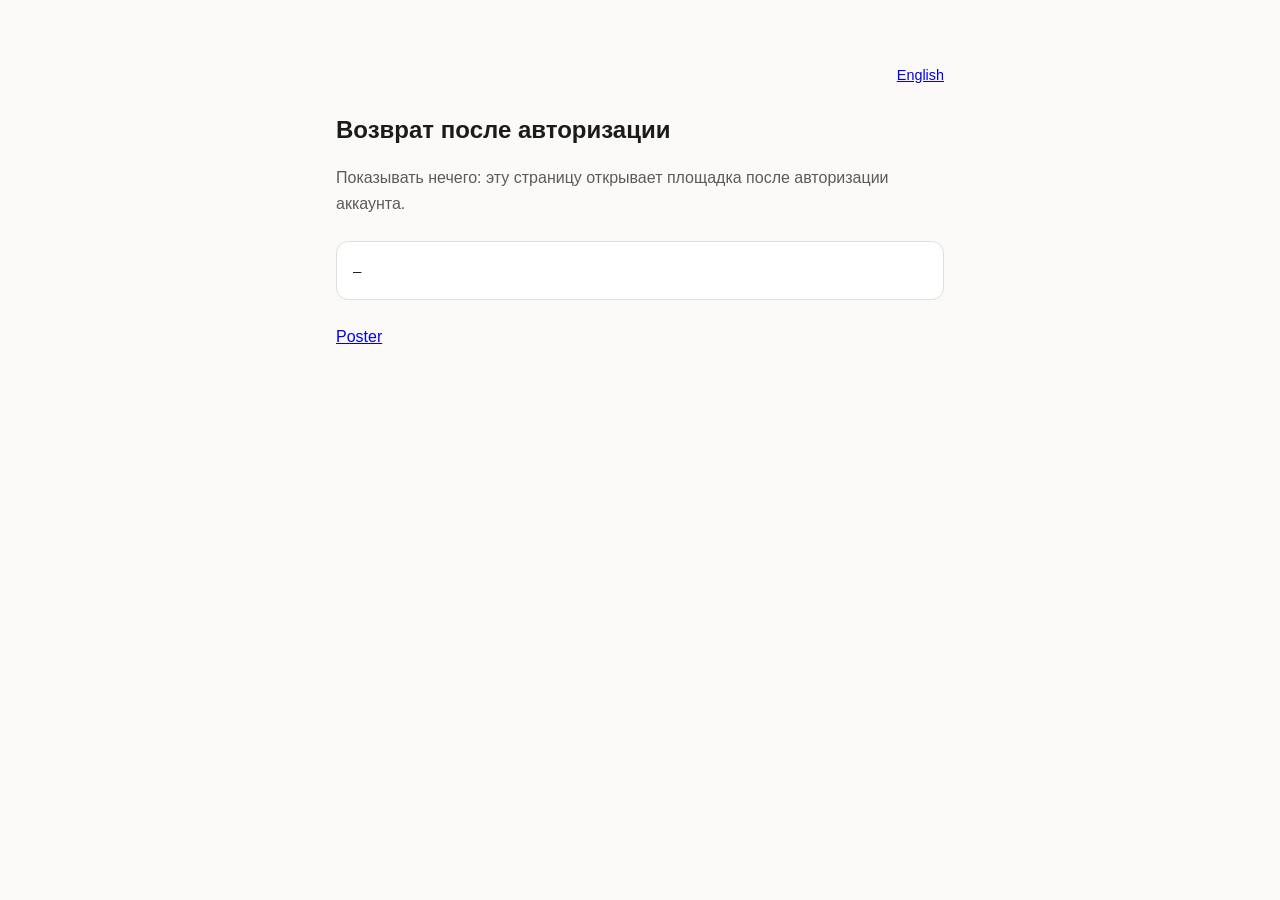
<file: ru/callback.html>
<!DOCTYPE html>
<html lang="ru">
<head>
<meta charset="utf-8">
<meta name="viewport" content="width=device-width, initial-scale=1">
<title>Poster — возврат после авторизации</title>
<link rel="alternate" hreflang="en" href="https://xna1d.com/callback.html">
<link rel="alternate" hreflang="ru" href="https://xna1d.ru/callback.html">
<style>
  :root { --bg:#fbfaf8; --fg:#1b1b19; --muted:#5d5b55; --rule:#e2ded6; --acc:#b3801f; --card:#fff; --err:#b3261e; }
  @media (prefers-color-scheme: dark) { :root:not([data-theme="light"]) { --bg:#12140f; --fg:#eceadf; --muted:#a3a093; --rule:#2c2f26; --acc:#e0b055; --card:#191c15; --err:#f2b8b5; } }
  * { box-sizing:border-box; }
  body { margin:0; background:var(--bg); color:var(--fg); font:16px/1.6 -apple-system,BlinkMacSystemFont,"Segoe UI",Helvetica,Arial,sans-serif; }
  main { max-width:40rem; margin:0 auto; padding:4rem 16px; }
  h1 { font-size:1.5rem; margin:0 0 .5rem; }
  p { color:var(--muted); }
  .box { background:var(--card); border:1px solid var(--rule); border-radius:12px; padding:1rem; margin:1.5rem 0; }
  code { font:14px/1.5 ui-monospace,SFMono-Regular,Menlo,monospace; word-break:break-all; color:var(--fg); }
  button { font:inherit; background:var(--acc); color:#12140f; border:0; border-radius:8px; padding:.55rem 1rem; cursor:pointer; }
  button:focus-visible { outline:2px solid var(--fg); outline-offset:2px; }
  .err { color:var(--err); }
  .lang { text-align:right; font-size:.9rem; margin:0 0 1.5rem; }
</style>
</head>
<body>
<main>
  <nav class="lang"><a href="https://xna1d.com/callback.html" hreflang="en" lang="en">English</a></nav>
  <h1 id="title">Возврат после авторизации</h1>
  <p id="hint">Читаю ответ…</p>
  <div class="box"><code id="value">—</code></div>
  <button id="copy" hidden>Скопировать</button>
  <p><a href="./">Poster</a></p>
</main>
<script>
  // Страница ничего не отправляет на сервер: код авторизации только показывается,
  // чтобы его перенести в локальный скрипт. Обмен кода на токен идёт с машины
  // владельца, где лежит client_secret — сюда секрет не попадает никогда.
  const q = new URLSearchParams(location.search);
  const title = document.getElementById('title');
  const hint = document.getElementById('hint');
  const value = document.getElementById('value');
  const copy = document.getElementById('copy');
  const err = q.get('error') || q.get('error_description');
  if (err) {
    title.textContent = 'Авторизация отклонена';
    title.className = 'err';
    hint.textContent = 'Площадка вернула ошибку:';
    value.textContent = err;
  } else if (q.get('code')) {
    title.textContent = 'Авторизовано';
    hint.textContent = 'Скопируйте весь адрес и вставьте его в ожидающий терминал:';
    value.textContent = location.href;
    copy.hidden = false;
    copy.onclick = async () => {
      try { await navigator.clipboard.writeText(location.href); copy.textContent = 'Скопировано'; }
      catch { copy.textContent = 'Выделите текст выше и скопируйте'; }
    };
  } else {
    hint.textContent = 'Показывать нечего: эту страницу открывает площадка после авторизации аккаунта.';
    value.textContent = '—';
  }
</script>
</body>
</html>
</file>
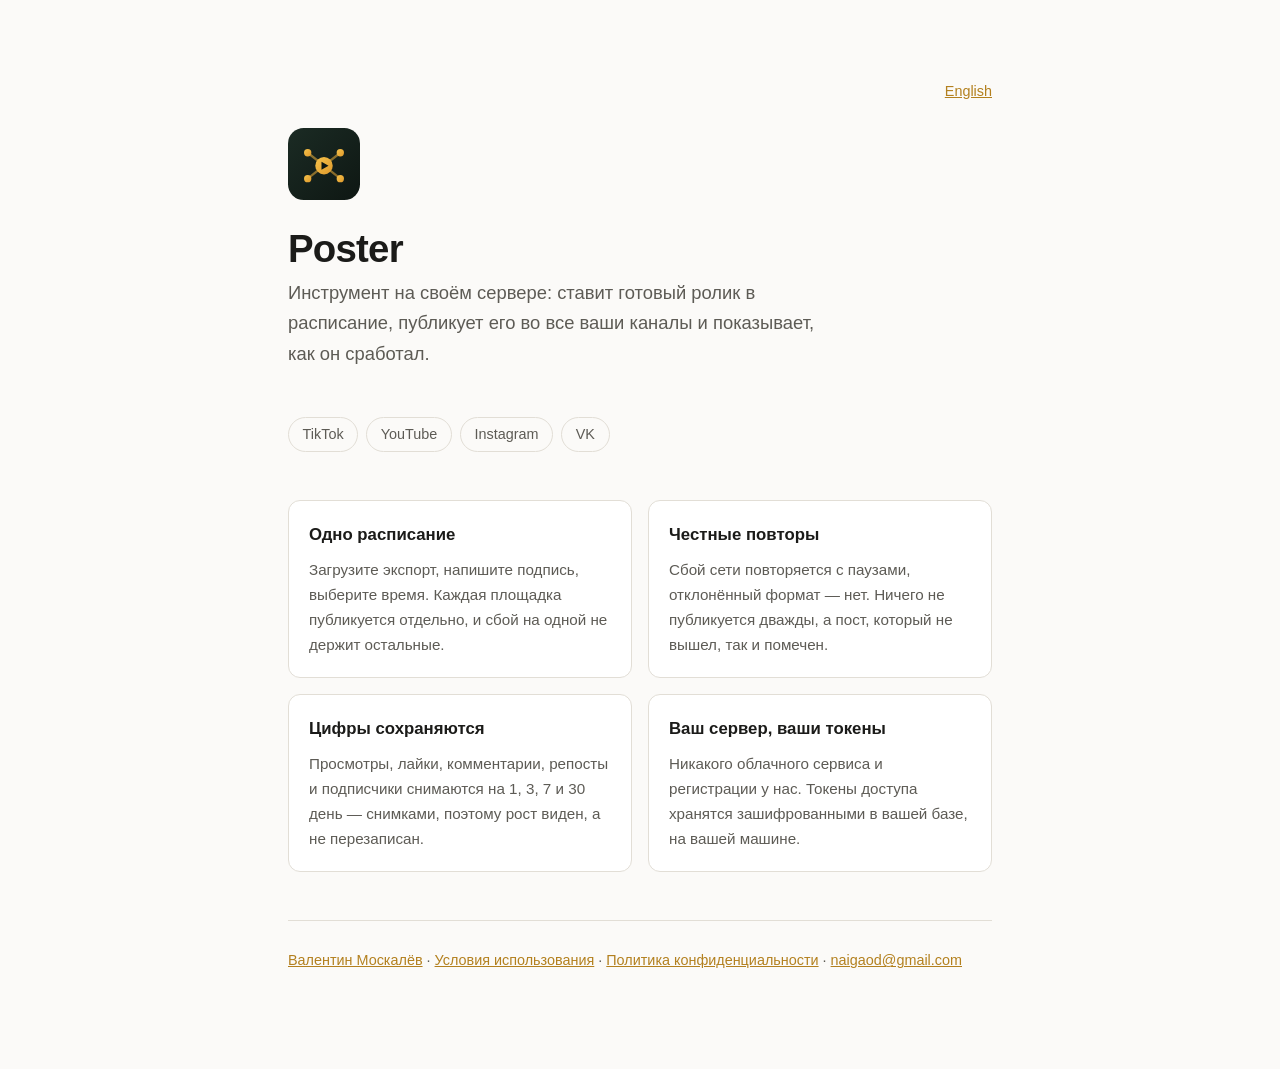
<file: ru/poster.html>
<!DOCTYPE html>
<html lang="ru">
<head>
<meta charset="utf-8">
<meta name="viewport" content="width=device-width, initial-scale=1">
<title>Poster — Валентин Москалёв</title>
<meta name="description" content="Своя система планирования и публикации коротких видео в TikTok, YouTube, Instagram и VK.">
<link rel="alternate" hreflang="en" href="https://xna1d.com/poster.html">
<link rel="alternate" hreflang="ru" href="https://xna1d.ru/poster.html">
<style>
  :root { --bg:#fbfaf8; --fg:#1b1b19; --muted:#5d5b55; --rule:#e2ded6; --acc:#b3801f; --card:#fff; }
  @media (prefers-color-scheme: dark) { :root:not([data-theme="light"]) { --bg:#12140f; --fg:#eceadf; --muted:#a3a093; --rule:#2c2f26; --acc:#e0b055; --card:#191c15; } }
  * { box-sizing: border-box; }
  body { margin:0; background:var(--bg); color:var(--fg); font:16px/1.65 -apple-system,BlinkMacSystemFont,"Segoe UI",Helvetica,Arial,sans-serif; }
  main { max-width: 46rem; margin:0 auto; padding: 5rem 16px 6rem; }
  .logo { width:72px; height:72px; margin-bottom:1.75rem; display:block; }
  h1 { font-size:2.4rem; line-height:1.1; margin:0 0 .5rem; letter-spacing:-.02em; }
  .lede { font-size:1.15rem; color:var(--muted); margin:0 0 3rem; max-width:34rem; }
  h2 { font-size:1.05rem; margin:0 0 .5rem; }
  .grid { display:grid; grid-template-columns:repeat(auto-fit,minmax(15rem,1fr)); gap:1rem; margin-bottom:3rem; }
  .card { background:var(--card); border:1px solid var(--rule); border-radius:12px; padding:1.25rem; }
  .card p { margin:0; color:var(--muted); font-size:.95rem; }
  .plats { display:flex; flex-wrap:wrap; gap:.5rem; margin-bottom:3rem; }
  .plats span { border:1px solid var(--rule); border-radius:999px; padding:.3rem .85rem; font-size:.9rem; color:var(--muted); }
  footer { padding-top:1.75rem; border-top:1px solid var(--rule); color:var(--muted); font-size:.9rem; }
  a { color:var(--acc); }
  .lang { text-align:right; font-size:.9rem; margin:0 0 1.5rem; }
</style>
</head>
<body>
<main>
  <nav class="lang"><a href="https://xna1d.com/poster.html" hreflang="en" lang="en">English</a></nav>
  <svg class="logo" viewBox="0 0 512 512" xmlns="http://www.w3.org/2000/svg" aria-hidden="true">
    <defs>
      <linearGradient id="bg" x1="0" y1="0" x2="1" y2="1"><stop offset="0" stop-color="#1b2b24"/><stop offset="1" stop-color="#0e1713"/></linearGradient>
      <linearGradient id="acc" x1="0" y1="0" x2="1" y2="1"><stop offset="0" stop-color="#f5c24a"/><stop offset="1" stop-color="#e09a2c"/></linearGradient>
    </defs>
    <rect width="512" height="512" rx="112" fill="url(#bg)"/>
    <g stroke="url(#acc)" stroke-width="16" stroke-linecap="round" fill="none" opacity="0.55">
      <path d="M256 268 L140 176"/><path d="M256 268 L372 176"/><path d="M256 268 L140 360"/><path d="M256 268 L372 360"/>
    </g>
    <g fill="url(#acc)"><circle cx="140" cy="176" r="26"/><circle cx="372" cy="176" r="26"/><circle cx="140" cy="360" r="26"/><circle cx="372" cy="360" r="26"/></g>
    <circle cx="256" cy="268" r="62" fill="url(#acc)"/>
    <path d="M238 240 L288 268 L238 296 Z" fill="#0e1713"/>
  </svg>

  <h1>Poster</h1>
  <p class="lede">Инструмент на своём сервере: ставит готовый ролик в расписание, публикует его во все ваши каналы и показывает, как он сработал.</p>

  <div class="plats"><span>TikTok</span><span>YouTube</span><span>Instagram</span><span>VK</span></div>

  <div class="grid">
    <div class="card">
      <h2>Одно расписание</h2>
      <p>Загрузите экспорт, напишите подпись, выберите время. Каждая площадка публикуется отдельно, и сбой на одной не держит остальные.</p>
    </div>
    <div class="card">
      <h2>Честные повторы</h2>
      <p>Сбой сети повторяется с паузами, отклонённый формат — нет. Ничего не публикуется дважды, а пост, который не вышел, так и помечен.</p>
    </div>
    <div class="card">
      <h2>Цифры сохраняются</h2>
      <p>Просмотры, лайки, комментарии, репосты и подписчики снимаются на 1, 3, 7 и 30 день — снимками, поэтому рост виден, а не перезаписан.</p>
    </div>
    <div class="card">
      <h2>Ваш сервер, ваши токены</h2>
      <p>Никакого облачного сервиса и регистрации у нас. Токены доступа хранятся зашифрованными в вашей базе, на вашей машине.</p>
    </div>
  </div>

  <footer>
    <a href="./">Валентин Москалёв</a> · <a href="terms.html">Условия использования</a> · <a href="privacy.html">Политика конфиденциальности</a> · <a href="mailto:naigaod@gmail.com">naigaod@gmail.com</a>
  </footer>
</main>
</body>
</html>
</file>
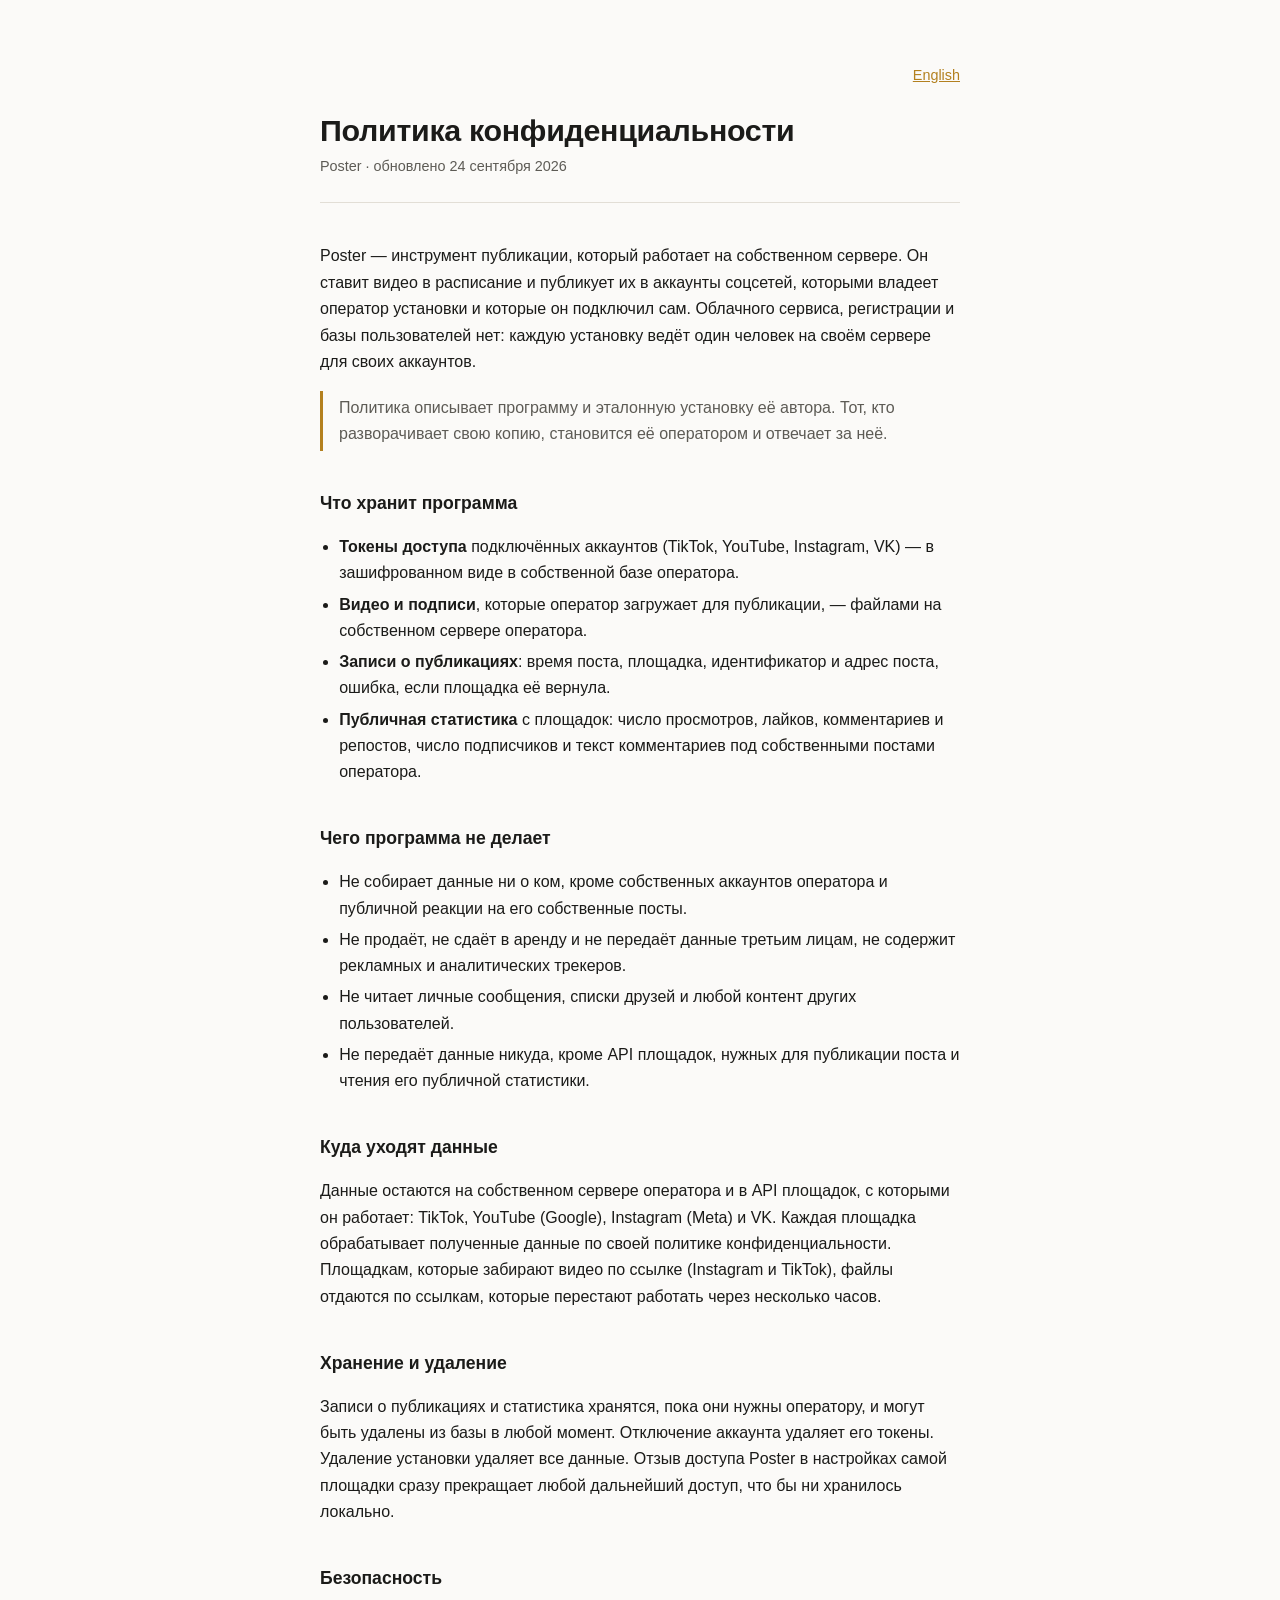
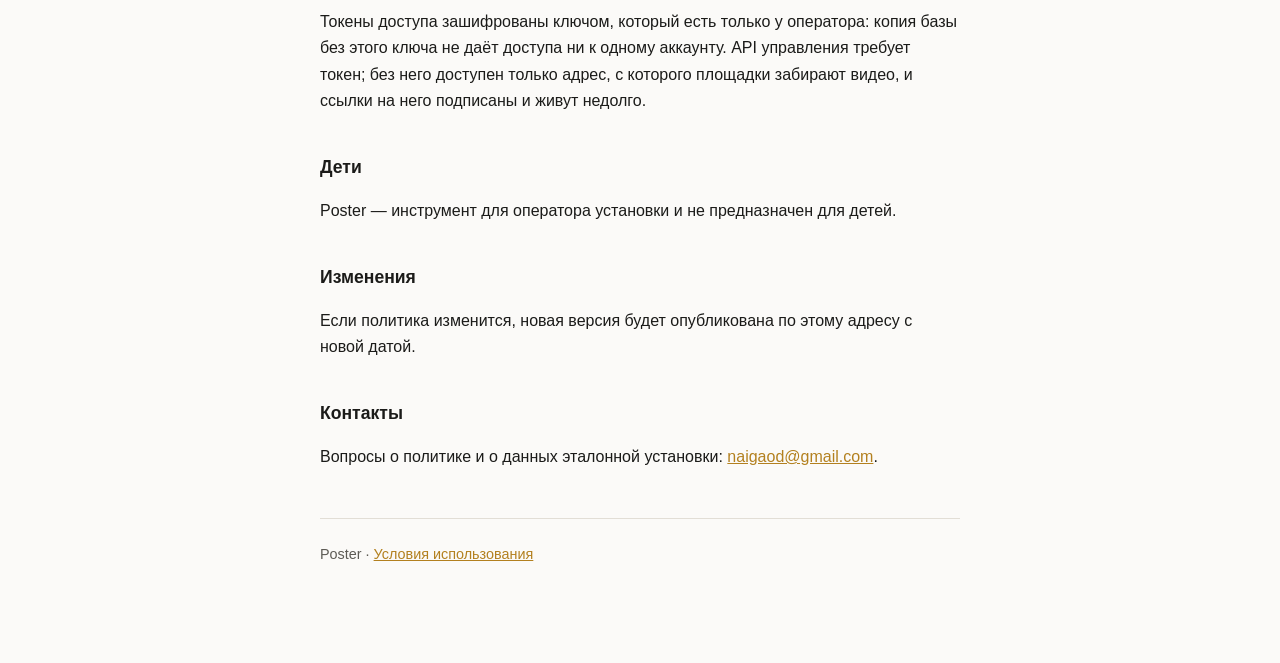
<file: ru/privacy.html>
<!DOCTYPE html>
<html lang="ru">
<head>
<meta charset="utf-8">
<meta name="viewport" content="width=device-width, initial-scale=1">
<title>Poster — Политика конфиденциальности</title>
<link rel="alternate" hreflang="en" href="https://xna1d.com/privacy.html">
<link rel="alternate" hreflang="ru" href="https://xna1d.ru/privacy.html">
<style>
  :root { --bg:#fbfaf8; --fg:#1b1b19; --muted:#5d5b55; --rule:#e2ded6; --acc:#b3801f; }
  @media (prefers-color-scheme: dark) { :root:not([data-theme="light"]) { --bg:#12140f; --fg:#eceadf; --muted:#a3a093; --rule:#2c2f26; --acc:#e0b055; } }
  * { box-sizing: border-box; }
  body { margin:0; background:var(--bg); color:var(--fg); font:16px/1.65 -apple-system,BlinkMacSystemFont,"Segoe UI",Helvetica,Arial,sans-serif; }
  main { max-width: 42rem; margin:0 auto; padding: 4rem 16px 6rem; }
  h1 { font-size: 1.9rem; line-height:1.2; margin:0 0 .4rem; letter-spacing:-.01em; }
  .meta { color:var(--muted); font-size:.9rem; margin:0 0 2.5rem; padding-bottom:1.5rem; border-bottom:1px solid var(--rule); }
  h2 { font-size:1.1rem; margin:2.4rem 0 .6rem; }
  p, li { color:var(--fg); }
  ul { padding-left:1.2rem; }
  li { margin:.3rem 0; }
  a { color:var(--acc); }
  .note { border-left:3px solid var(--acc); padding:.2rem 0 .2rem 1rem; color:var(--muted); }
  footer { margin-top:3rem; padding-top:1.5rem; border-top:1px solid var(--rule); color:var(--muted); font-size:.9rem; }
  .lang { text-align:right; font-size:.9rem; margin:0 0 1.5rem; }
</style>
</head>
<body>
<main>
  <nav class="lang"><a href="https://xna1d.com/privacy.html" hreflang="en" lang="en">English</a></nav>
  <h1>Политика конфиденциальности</h1>
  <p class="meta">Poster · обновлено 24 сентября 2026</p>

  <p>Poster — инструмент публикации, который работает на собственном сервере. Он ставит видео в расписание и публикует их в аккаунты соцсетей, которыми владеет оператор установки и которые он подключил сам. Облачного сервиса, регистрации и базы пользователей нет: каждую установку ведёт один человек на своём сервере для своих аккаунтов.</p>

  <p class="note">Политика описывает программу и эталонную установку её автора. Тот, кто разворачивает свою копию, становится её оператором и отвечает за неё.</p>

  <h2>Что хранит программа</h2>
  <ul>
    <li><strong>Токены доступа</strong> подключённых аккаунтов (TikTok, YouTube, Instagram, VK) — в зашифрованном виде в собственной базе оператора.</li>
    <li><strong>Видео и подписи</strong>, которые оператор загружает для публикации, — файлами на собственном сервере оператора.</li>
    <li><strong>Записи о публикациях</strong>: время поста, площадка, идентификатор и адрес поста, ошибка, если площадка её вернула.</li>
    <li><strong>Публичная статистика</strong> с площадок: число просмотров, лайков, комментариев и репостов, число подписчиков и текст комментариев под собственными постами оператора.</li>
  </ul>

  <h2>Чего программа не делает</h2>
  <ul>
    <li>Не собирает данные ни о ком, кроме собственных аккаунтов оператора и публичной реакции на его собственные посты.</li>
    <li>Не продаёт, не сдаёт в аренду и не передаёт данные третьим лицам, не содержит рекламных и аналитических трекеров.</li>
    <li>Не читает личные сообщения, списки друзей и любой контент других пользователей.</li>
    <li>Не передаёт данные никуда, кроме API площадок, нужных для публикации поста и чтения его публичной статистики.</li>
  </ul>

  <h2>Куда уходят данные</h2>
  <p>Данные остаются на собственном сервере оператора и в API площадок, с которыми он работает: TikTok, YouTube (Google), Instagram (Meta) и VK. Каждая площадка обрабатывает полученные данные по своей политике конфиденциальности. Площадкам, которые забирают видео по ссылке (Instagram и TikTok), файлы отдаются по ссылкам, которые перестают работать через несколько часов.</p>

  <h2>Хранение и удаление</h2>
  <p>Записи о публикациях и статистика хранятся, пока они нужны оператору, и могут быть удалены из базы в любой момент. Отключение аккаунта удаляет его токены. Удаление установки удаляет все данные. Отзыв доступа Poster в настройках самой площадки сразу прекращает любой дальнейший доступ, что бы ни хранилось локально.</p>

  <h2>Безопасность</h2>
  <p>Токены доступа зашифрованы ключом, который есть только у оператора: копия базы без этого ключа не даёт доступа ни к одному аккаунту. API управления требует токен; без него доступен только адрес, с которого площадки забирают видео, и ссылки на него подписаны и живут недолго.</p>

  <h2>Дети</h2>
  <p>Poster — инструмент для оператора установки и не предназначен для детей.</p>

  <h2>Изменения</h2>
  <p>Если политика изменится, новая версия будет опубликована по этому адресу с новой датой.</p>

  <h2>Контакты</h2>
  <p>Вопросы о политике и о данных эталонной установки: <a href="mailto:naigaod@gmail.com">naigaod@gmail.com</a>.</p>

  <footer>Poster · <a href="terms.html">Условия использования</a></footer>
</main>
</body>
</html>
</file>
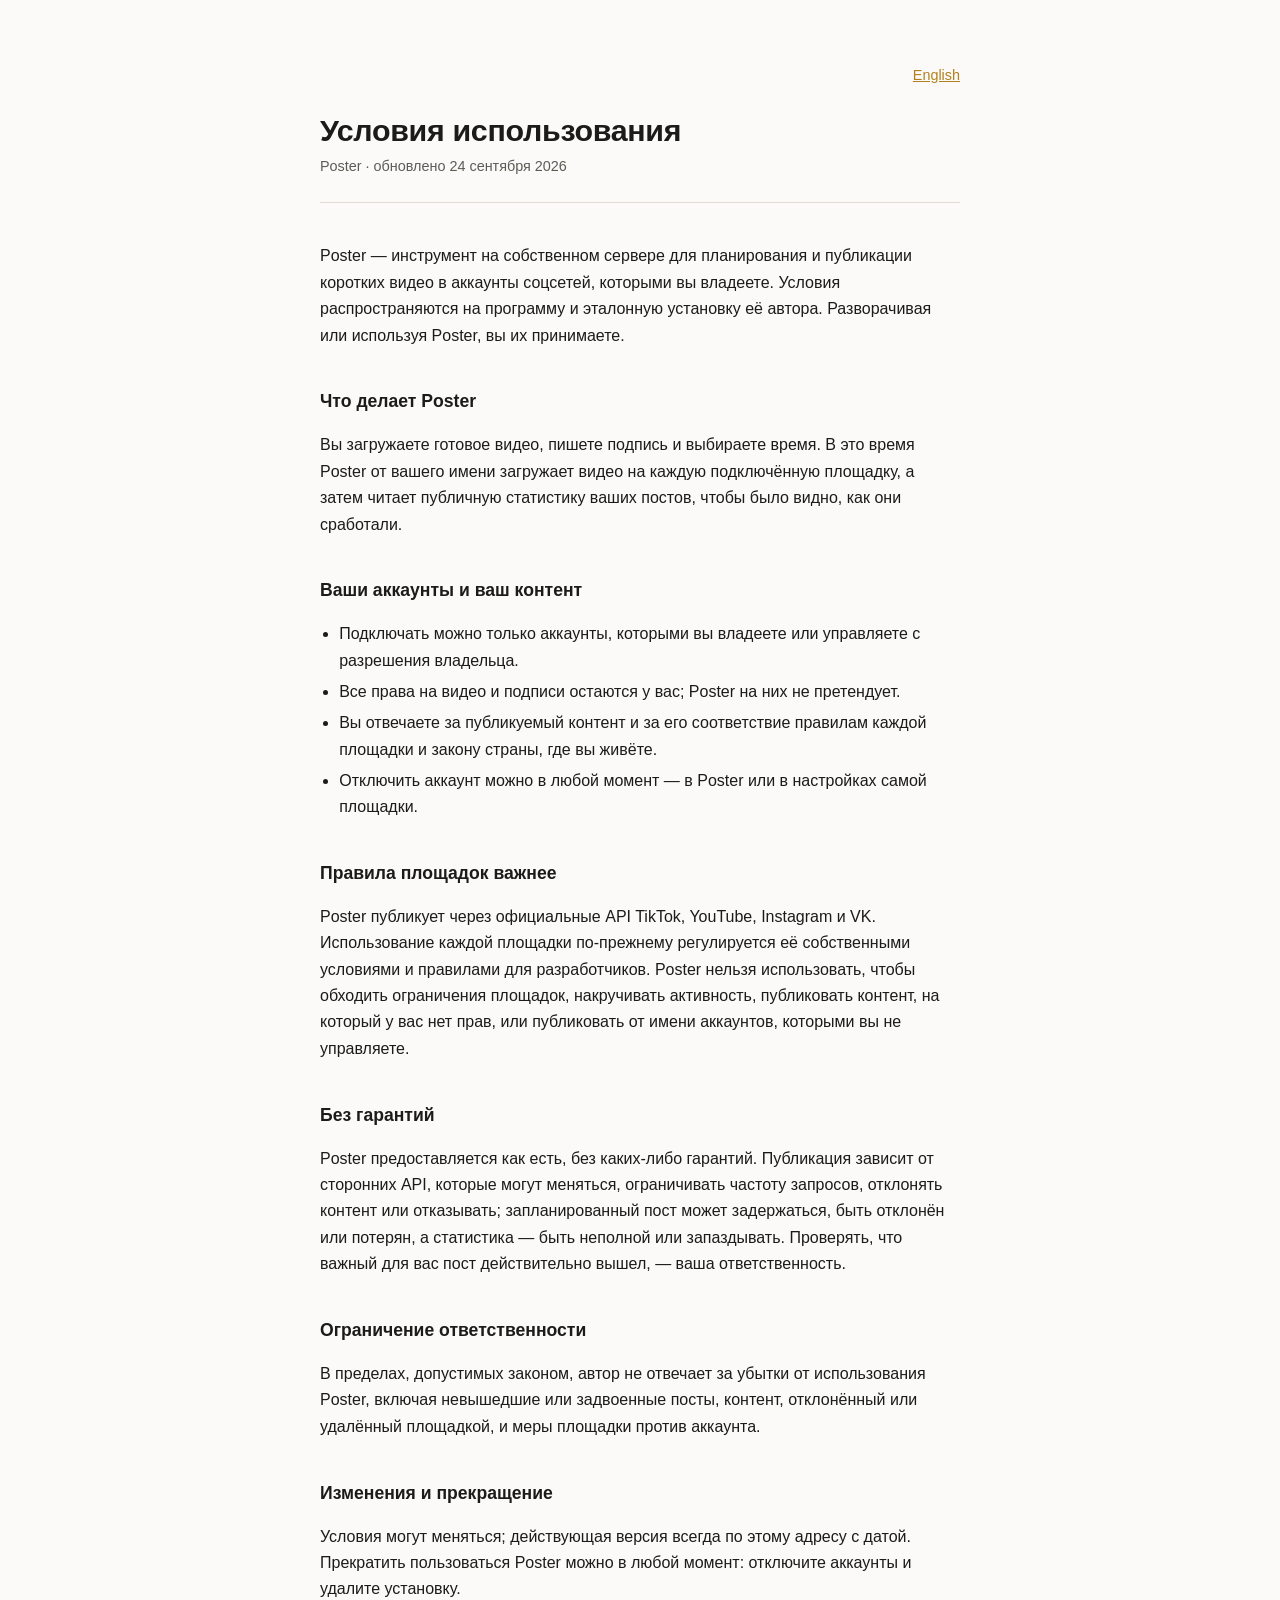
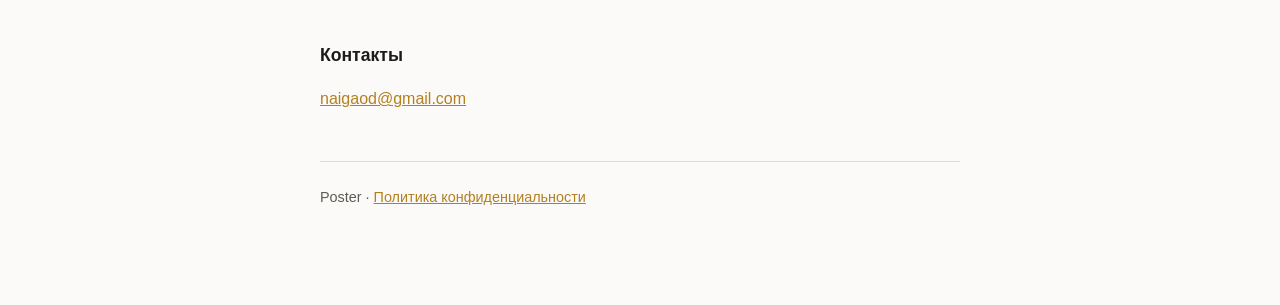
<file: ru/terms.html>
<!DOCTYPE html>
<html lang="ru">
<head>
<meta charset="utf-8">
<meta name="viewport" content="width=device-width, initial-scale=1">
<title>Poster — Условия использования</title>
<link rel="alternate" hreflang="en" href="https://xna1d.com/terms.html">
<link rel="alternate" hreflang="ru" href="https://xna1d.ru/terms.html">
<style>
  :root { --bg:#fbfaf8; --fg:#1b1b19; --muted:#5d5b55; --rule:#e2ded6; --acc:#b3801f; }
  @media (prefers-color-scheme: dark) { :root:not([data-theme="light"]) { --bg:#12140f; --fg:#eceadf; --muted:#a3a093; --rule:#2c2f26; --acc:#e0b055; } }
  * { box-sizing: border-box; }
  body { margin:0; background:var(--bg); color:var(--fg); font:16px/1.65 -apple-system,BlinkMacSystemFont,"Segoe UI",Helvetica,Arial,sans-serif; }
  main { max-width: 42rem; margin:0 auto; padding: 4rem 16px 6rem; }
  h1 { font-size: 1.9rem; line-height:1.2; margin:0 0 .4rem; letter-spacing:-.01em; }
  .meta { color:var(--muted); font-size:.9rem; margin:0 0 2.5rem; padding-bottom:1.5rem; border-bottom:1px solid var(--rule); }
  h2 { font-size:1.1rem; margin:2.4rem 0 .6rem; }
  ul { padding-left:1.2rem; }
  li { margin:.3rem 0; }
  a { color:var(--acc); }
  footer { margin-top:3rem; padding-top:1.5rem; border-top:1px solid var(--rule); color:var(--muted); font-size:.9rem; }
  .lang { text-align:right; font-size:.9rem; margin:0 0 1.5rem; }
</style>
</head>
<body>
<main>
  <nav class="lang"><a href="https://xna1d.com/terms.html" hreflang="en" lang="en">English</a></nav>
  <h1>Условия использования</h1>
  <p class="meta">Poster · обновлено 24 сентября 2026</p>

  <p>Poster — инструмент на собственном сервере для планирования и публикации коротких видео в аккаунты соцсетей, которыми вы владеете. Условия распространяются на программу и эталонную установку её автора. Разворачивая или используя Poster, вы их принимаете.</p>

  <h2>Что делает Poster</h2>
  <p>Вы загружаете готовое видео, пишете подпись и выбираете время. В это время Poster от вашего имени загружает видео на каждую подключённую площадку, а затем читает публичную статистику ваших постов, чтобы было видно, как они сработали.</p>

  <h2>Ваши аккаунты и ваш контент</h2>
  <ul>
    <li>Подключать можно только аккаунты, которыми вы владеете или управляете с разрешения владельца.</li>
    <li>Все права на видео и подписи остаются у вас; Poster на них не претендует.</li>
    <li>Вы отвечаете за публикуемый контент и за его соответствие правилам каждой площадки и закону страны, где вы живёте.</li>
    <li>Отключить аккаунт можно в любой момент — в Poster или в настройках самой площадки.</li>
  </ul>

  <h2>Правила площадок важнее</h2>
  <p>Poster публикует через официальные API TikTok, YouTube, Instagram и VK. Использование каждой площадки по-прежнему регулируется её собственными условиями и правилами для разработчиков. Poster нельзя использовать, чтобы обходить ограничения площадок, накручивать активность, публиковать контент, на который у вас нет прав, или публиковать от имени аккаунтов, которыми вы не управляете.</p>

  <h2>Без гарантий</h2>
  <p>Poster предоставляется как есть, без каких-либо гарантий. Публикация зависит от сторонних API, которые могут меняться, ограничивать частоту запросов, отклонять контент или отказывать; запланированный пост может задержаться, быть отклонён или потерян, а статистика — быть неполной или запаздывать. Проверять, что важный для вас пост действительно вышел, — ваша ответственность.</p>

  <h2>Ограничение ответственности</h2>
  <p>В пределах, допустимых законом, автор не отвечает за убытки от использования Poster, включая невышедшие или задвоенные посты, контент, отклонённый или удалённый площадкой, и меры площадки против аккаунта.</p>

  <h2>Изменения и прекращение</h2>
  <p>Условия могут меняться; действующая версия всегда по этому адресу с датой. Прекратить пользоваться Poster можно в любой момент: отключите аккаунты и удалите установку.</p>

  <h2>Контакты</h2>
  <p><a href="mailto:naigaod@gmail.com">naigaod@gmail.com</a></p>

  <footer>Poster · <a href="privacy.html">Политика конфиденциальности</a></footer>
</main>
</body>
</html>
</file>
<file: assets/site.css>
/* Личный сайт Валентина Москалёва.
   Идея: страница устроена как его рилс. Цвета взяты из аватарки (эспрессо-фон,
   розовые линзы) и из титров роликов (субтитры F7F5F0, жёлтый панч F0B427),
   заголовки набраны тем же Bitcrusher, что и титры. Единственная анимация —
   титр в шапке собирается по словам, как в роликах. */

@font-face {
  font-family: "Bitcrusher";
  src: url("/assets/fonts/bitcrusher-cd-bold.woff2") format("woff2");
  font-weight: 700;
  font-display: swap;
}
@font-face {
  font-family: "Golos Text";
  src: url("/assets/fonts/golos-text-cyrillic-wght.woff2") format("woff2");
  font-weight: 400 900;
  font-display: swap;
  unicode-range: U+0301, U+0400-045F, U+0490-0491, U+04B0-04B1, U+2116;
}
@font-face {
  font-family: "Golos Text";
  src: url("/assets/fonts/golos-text-latin-wght.woff2") format("woff2");
  font-weight: 400 900;
  font-display: swap;
  unicode-range: U+0000-00FF, U+0131, U+0152-0153, U+02BB-02BC, U+02C6, U+02DA, U+02DC, U+2000-206F, U+20AC, U+2122, U+2191, U+2193, U+2212, U+2215, U+FEFF, U+FFFD;
}

:root {
  --espresso: #170e08;   /* фон за портретом на аватарке */
  --roast: #2b1c12;      /* поверхность чуть светлее фона */
  --glow: #6a3d22;       /* тёплое свечение из-за плеча на фото */
  --paper: #f7f5f0;      /* цвет субтитров в роликах */
  --signal: #f0b427;     /* жёлтый панч титров */
  --lens: #e8ab92;       /* розовые линзы очков */
  --muted: #c2b1a2;
  --display: "Bitcrusher", "Oswald", "Arial Narrow", sans-serif;
  --text: "Golos Text", -apple-system, "Segoe UI", Roboto, sans-serif;
  --gutter: clamp(16px, 4vw, 48px);
  --max: 1180px;
}

* { box-sizing: border-box; }
html { background: var(--espresso); color-scheme: dark; }
body {
  margin: 0;
  background: var(--espresso);
  color: var(--paper);
  font: 400 1.0625rem/1.6 var(--text);
  -webkit-font-smoothing: antialiased;
  text-rendering: optimizeLegibility;
}
a { color: var(--lens); text-underline-offset: .18em; text-decoration-thickness: 1px; }
a:hover { color: var(--paper); }
:focus-visible { outline: 2px solid var(--signal); outline-offset: 3px; border-radius: 4px; }
img { display: block; max-width: 100%; }

.wrap { max-width: var(--max); margin: 0 auto; padding: 0 var(--gutter); }

/* Верхняя строка: только переключатель языка, без навигационного шума. */
.top { display: flex; justify-content: flex-end; padding-top: 1.25rem; font-size: .95rem; }
.top a { color: var(--muted); text-decoration: none; padding: .35rem .2rem; }
.top a:hover { color: var(--paper); }

/* ---------- Шапка: титр + портрет ---------- */
.hero {
  display: grid;
  grid-template-columns: minmax(0, 1.05fr) minmax(0, .95fr);
  align-items: center;
  gap: clamp(1rem, 4vw, 3rem);
  min-height: min(80vh, 780px);
  padding-bottom: 3rem;
}
.title {
  font-family: var(--display);
  font-weight: 700;
  font-size: clamp(3.3rem, 7.2vw, 7.4rem);
  line-height: .86;
  letter-spacing: .005em;
  margin: 0 0 2.25rem;
  text-shadow: 0 2px 18px rgba(0, 0, 0, .35);
}
.title .line { display: block; white-space: nowrap; }
.title .punch { color: var(--signal); }
.title .w { display: inline-block; }

.intro { max-width: 30rem; font-size: 1.15rem; color: var(--muted); margin: 0 0 2rem; }
.intro strong { color: var(--paper); font-weight: 600; }

.actions { display: flex; flex-wrap: wrap; align-items: center; gap: 1rem 1.5rem; }
.cta {
  display: inline-flex; align-items: center; gap: .6rem;
  background: var(--signal); color: var(--espresso);
  font-weight: 650; text-decoration: none;
  padding: .9rem 1.35rem; border-radius: 999px;
  transition: transform .15s ease-out, background-color .15s ease-out;
}
.cta:hover { color: var(--espresso); background: #ffc845; }
.cta:active { transform: scale(.97); }
.cta svg { width: 1.15em; height: 1.15em; }
.actions .note { color: var(--muted); font-size: .95rem; }

/* Портрет «выходит» из фона: фон фото и страницы — один и тот же эспрессо,
   радиальная маска растворяет края квадрата. */
.portrait { position: relative; justify-self: end; width: min(100%, 560px); aspect-ratio: 1; }
.portrait::before {
  content: ""; position: absolute; inset: 8% 4% 0;
  background: radial-gradient(closest-side, rgba(106, 61, 34, .55), transparent 72%);
  filter: blur(10px);
}
.portrait img {
  position: relative; width: 100%; height: 100%; object-fit: cover;
  -webkit-mask-image: radial-gradient(70% 72% at 50% 44%, #000 58%, transparent 100%);
          mask-image: radial-gradient(70% 72% at 50% 44%, #000 58%, transparent 100%);
}

/* ---------- Где меня найти ---------- */
.channels { border-top: 1px solid rgba(247, 245, 240, .12); }
.channels ul {
  list-style: none; margin: 0 auto; padding: 0 var(--gutter);
  display: grid; grid-template-columns: repeat(4, minmax(0, 1fr));
}
.channels li + li { border-left: 1px solid rgba(247, 245, 240, .12); }
.channels a {
  display: block; padding: 1.4rem 1.25rem 1.5rem 1.25rem; text-decoration: none; color: var(--paper);
  transition: background-color .15s ease-out;
}
.channels a:hover { background: var(--roast); color: var(--paper); }
/* первая колонка встаёт по левому краю текста страницы */
.channels li:first-child a { padding-left: 0; }
.channels .name { display: block; font-family: var(--display); font-size: 2rem; line-height: 1; margin-bottom: .45rem; }
.channels .what { display: block; color: var(--muted); font-size: .95rem; }
.channels .handle { color: var(--lens); }

/* ---------- Ролики ---------- */
section { padding: clamp(3.5rem, 8vw, 6.5rem) 0 0; }
.section-title {
  font-family: var(--display); font-weight: 700;
  font-size: clamp(2.6rem, 6vw, 4.2rem); line-height: .95; margin: 0 0 .75rem;
}
.lead { color: var(--muted); max-width: 36rem; margin: 0 0 2rem; }

.reels {
  display: grid; grid-auto-flow: column; grid-auto-columns: clamp(170px, 19vw, 216px);
  gap: 14px; overflow-x: auto; scroll-snap-type: x mandatory;
  /* лента уходит за правый край экрана: видно, что её листают */
  padding: 0 var(--gutter) 1rem; margin: 0 calc(50% - 50vw) 0 calc(var(--gutter) * -1);
  scrollbar-width: thin; scrollbar-color: var(--glow) transparent;
}
.reel { scroll-snap-align: start; text-decoration: none; color: var(--paper); }
.reel figure { margin: 0; }
.reel .frame {
  aspect-ratio: 9 / 16; border-radius: 14px; overflow: hidden; background: var(--roast);
  box-shadow: 0 0 0 1px rgba(247, 245, 240, .08);
}
.reel img { width: 100%; height: 100%; object-fit: cover; transition: transform .25s ease-out; }
.reel:hover img { transform: scale(1.03); }
.reel figcaption { padding: .6rem .15rem 0; font-size: .92rem; line-height: 1.35; color: var(--muted); }
.reel:hover figcaption { color: var(--paper); }

/* ---------- Кто я ---------- */
.about { display: grid; grid-template-columns: minmax(0, .8fr) minmax(0, 1.2fr); gap: clamp(1.5rem, 5vw, 4rem); }
.about p { margin: 0 0 1.1rem; max-width: 38rem; }
.facts { list-style: none; margin: 1.75rem 0 0; padding: 0; display: grid; gap: 1.1rem; }
.facts li { display: grid; grid-template-columns: 6.5rem 1fr; gap: 1rem; align-items: center; }
.facts b { font-family: var(--display); font-weight: 700; font-size: 2.6rem; line-height: .9; color: var(--signal); }
.facts span { color: var(--muted); }

/* ---------- Проекты ---------- */
.projects { list-style: none; margin: 0; padding: 0; border-top: 1px solid rgba(247, 245, 240, .12); }
.projects li { border-bottom: 1px solid rgba(247, 245, 240, .12); }
.projects a, .projects .row {
  display: grid; grid-template-columns: minmax(0, 1fr) minmax(0, 1.4fr); gap: 1rem 2rem; align-items: center;
  padding: 1.6rem 0; text-decoration: none; color: var(--paper);
}
.projects .pname { font-family: var(--display); font-size: clamp(2.2rem, 5vw, 3.4rem); line-height: .95; transition: color .15s ease-out; }
.projects a:hover .pname { color: var(--signal); }
.projects .pdesc { color: var(--muted); }

/* ---------- Подвал ---------- */
footer {
  margin-top: clamp(4rem, 9vw, 7rem); padding: 2rem 0 3rem;
  border-top: 1px solid rgba(247, 245, 240, .12);
  display: flex; flex-wrap: wrap; justify-content: space-between; gap: 1rem 2rem;
  color: var(--muted); font-size: .92rem;
}
footer nav { display: flex; flex-wrap: wrap; gap: .5rem 1.25rem; }

/* ---------- Анимация титра: слова появляются по одному, как в роликах ---------- */
@media (prefers-reduced-motion: no-preference) {
  /* порядок слова задаёт --i в разметке: титр собирается сверху вниз */
  .title .w {
    opacity: 0; transform: translateY(.18em) scale(1.06);
    animation: word .42s cubic-bezier(.2, .7, .2, 1) forwards;
    animation-delay: calc(var(--i, 0) * 140ms + 120ms);
  }
  @keyframes word { to { opacity: 1; transform: none; } }
}
@media (prefers-reduced-motion: reduce) {
  * { transition: none !important; }
}

/* ---------- Мобильная раскладка ---------- */
@media (max-width: 860px) {
  .hero { grid-template-columns: 1fr; min-height: 0; gap: 0; padding-top: .5rem; }
  .portrait { order: -1; justify-self: center; width: min(78vw, 400px); margin-bottom: -2.5rem; }
  .title { margin-bottom: 1.5rem; }
  .channels ul { grid-template-columns: repeat(2, minmax(0, 1fr)); }
  .channels li:nth-child(3) { border-left: 0; }
  .channels li:nth-child(n + 3) { border-top: 1px solid rgba(247, 245, 240, .12); }
  .channels li:nth-child(odd) a { padding-left: 0; }
  .about { grid-template-columns: 1fr; }
  .projects a { grid-template-columns: 1fr; gap: .4rem; }
}
@media (max-width: 420px) {
  .channels a { padding: 1.1rem .9rem 1.2rem; }
  .channels .name { font-size: 1.7rem; }
  .facts li { grid-template-columns: 5.2rem 1fr; }
}
</file>
